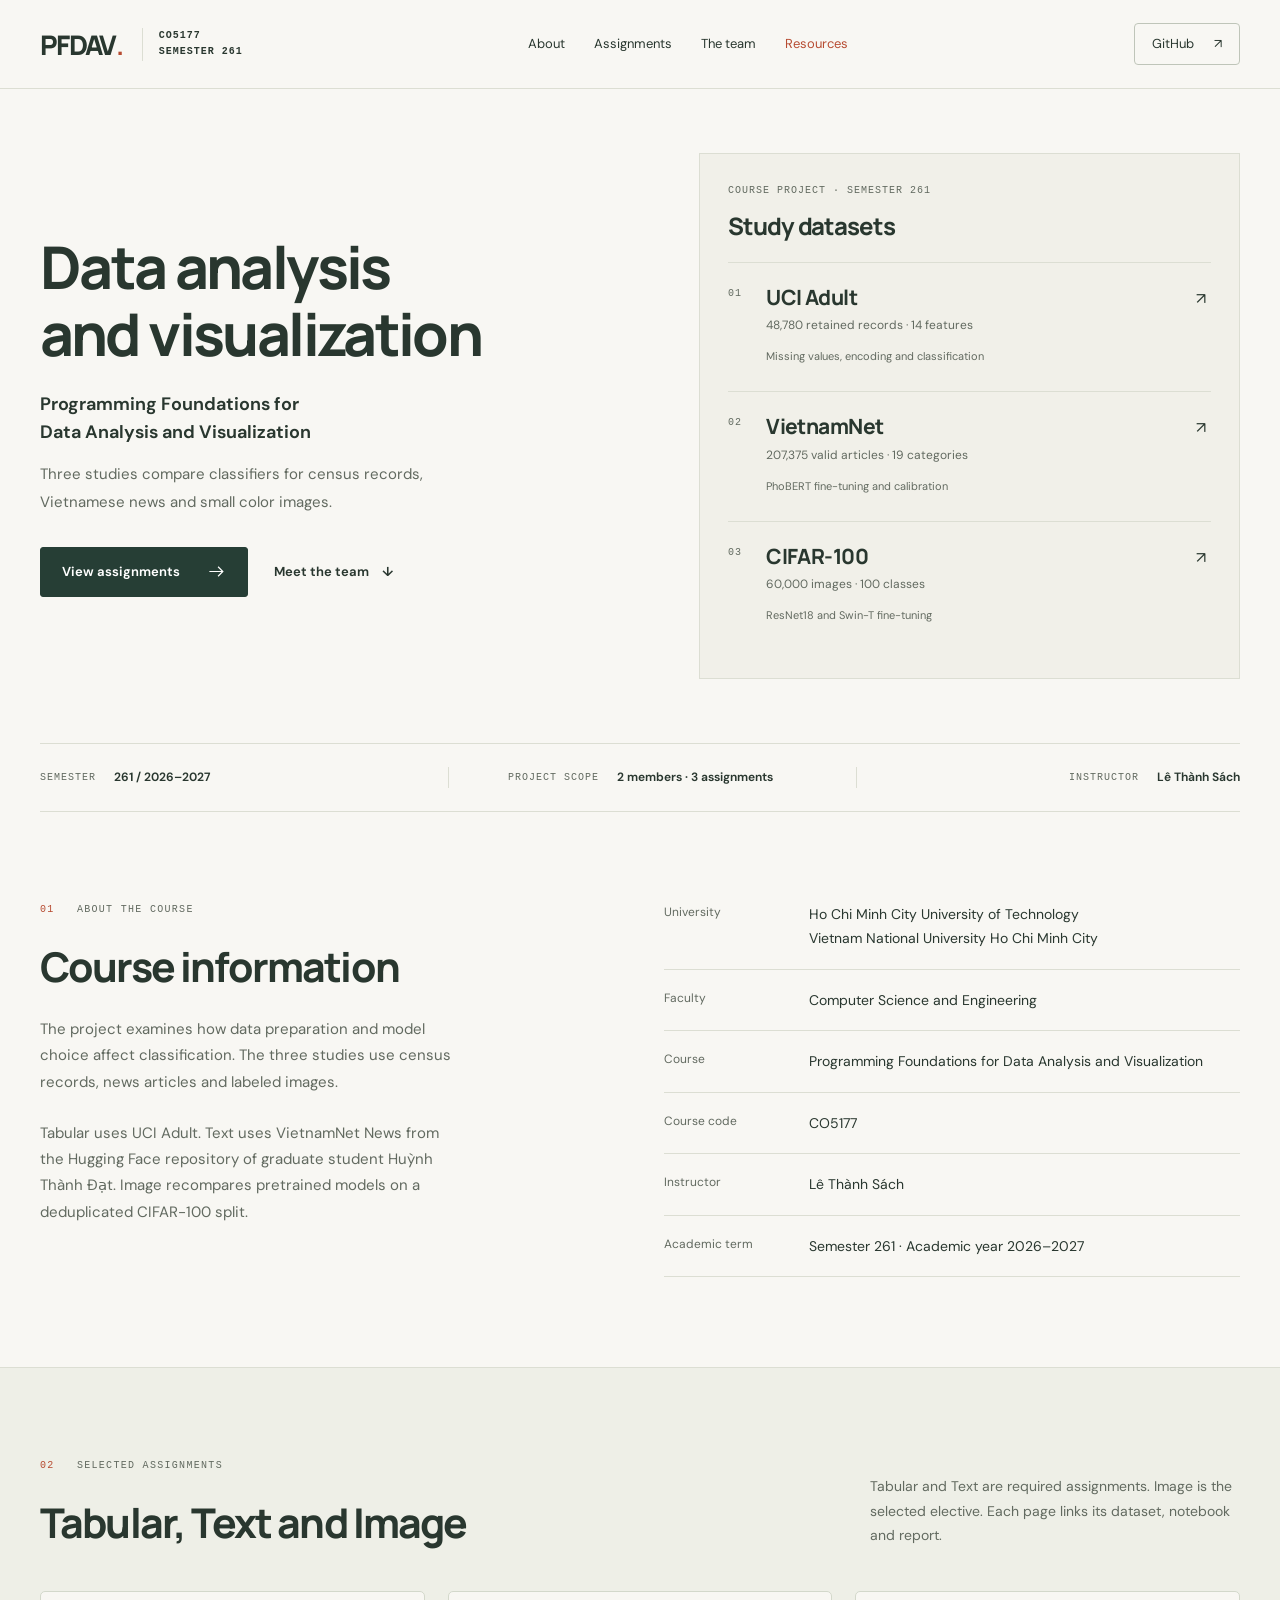
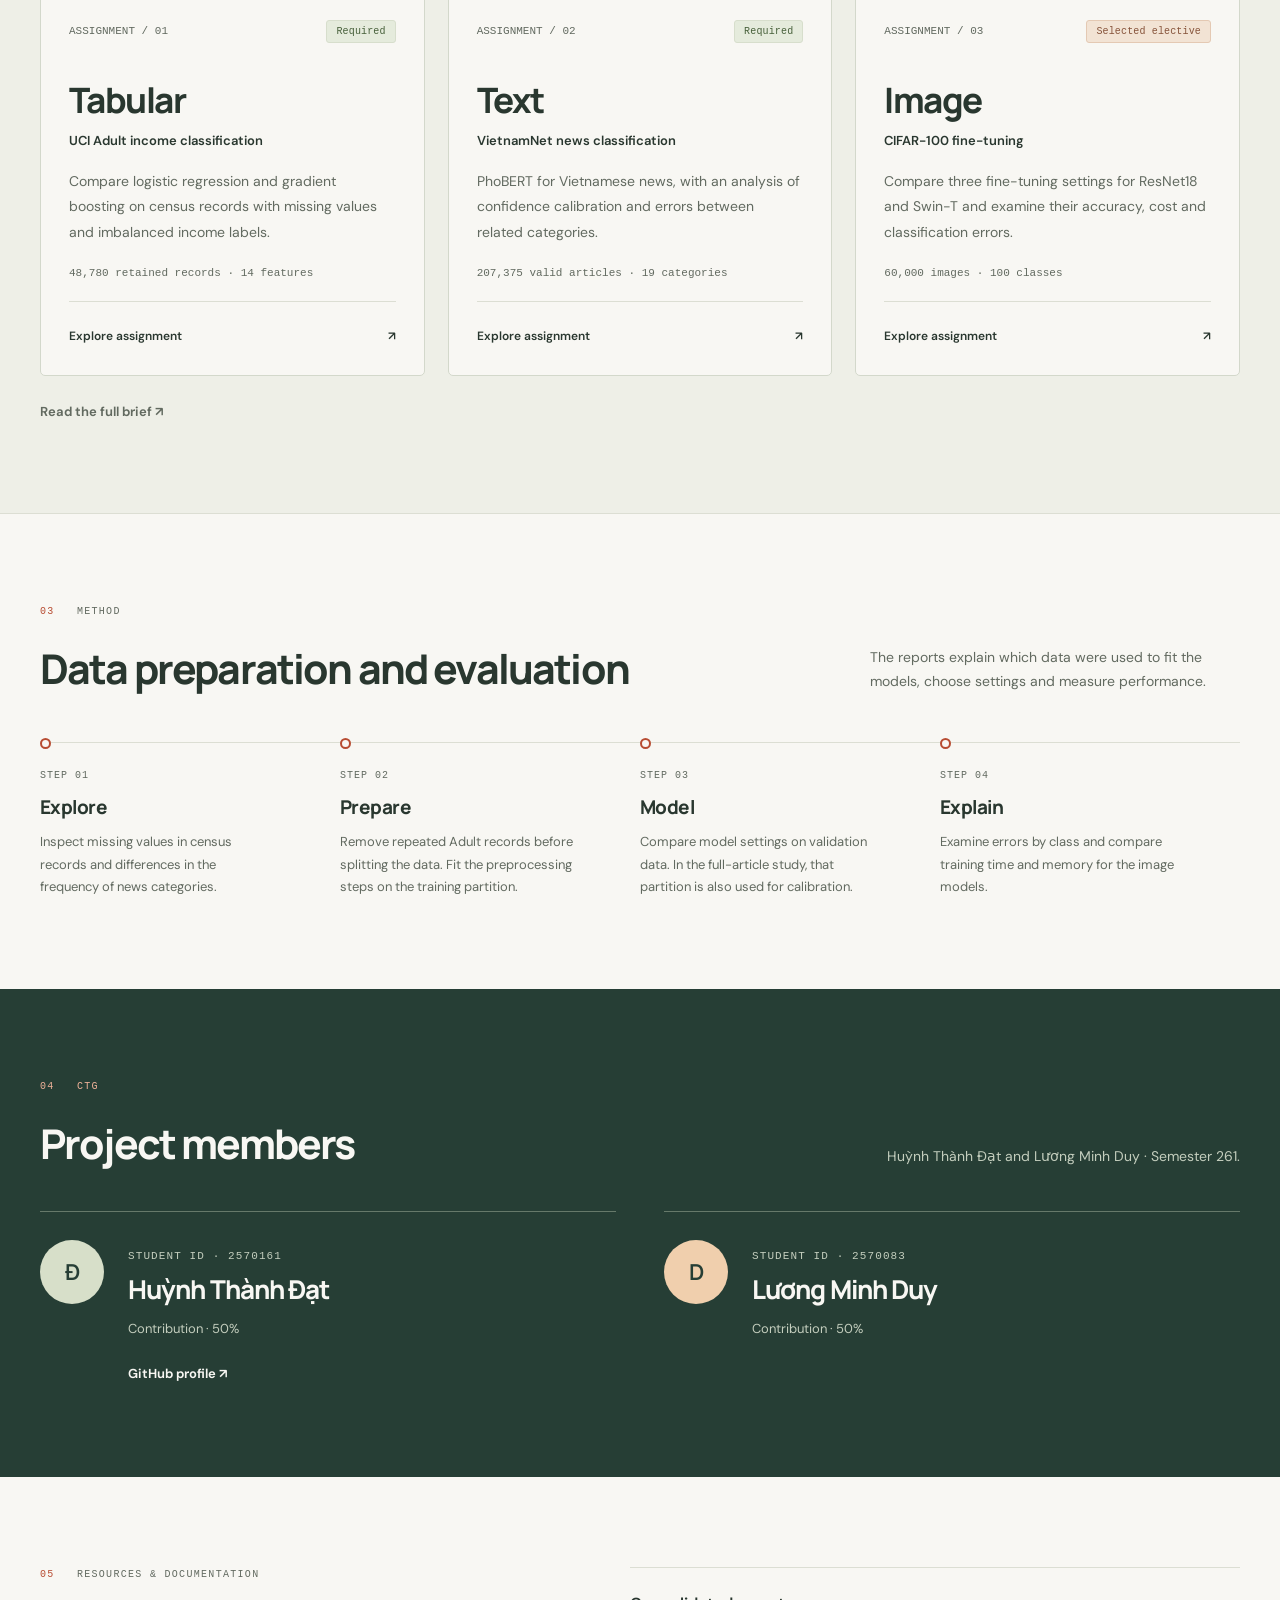
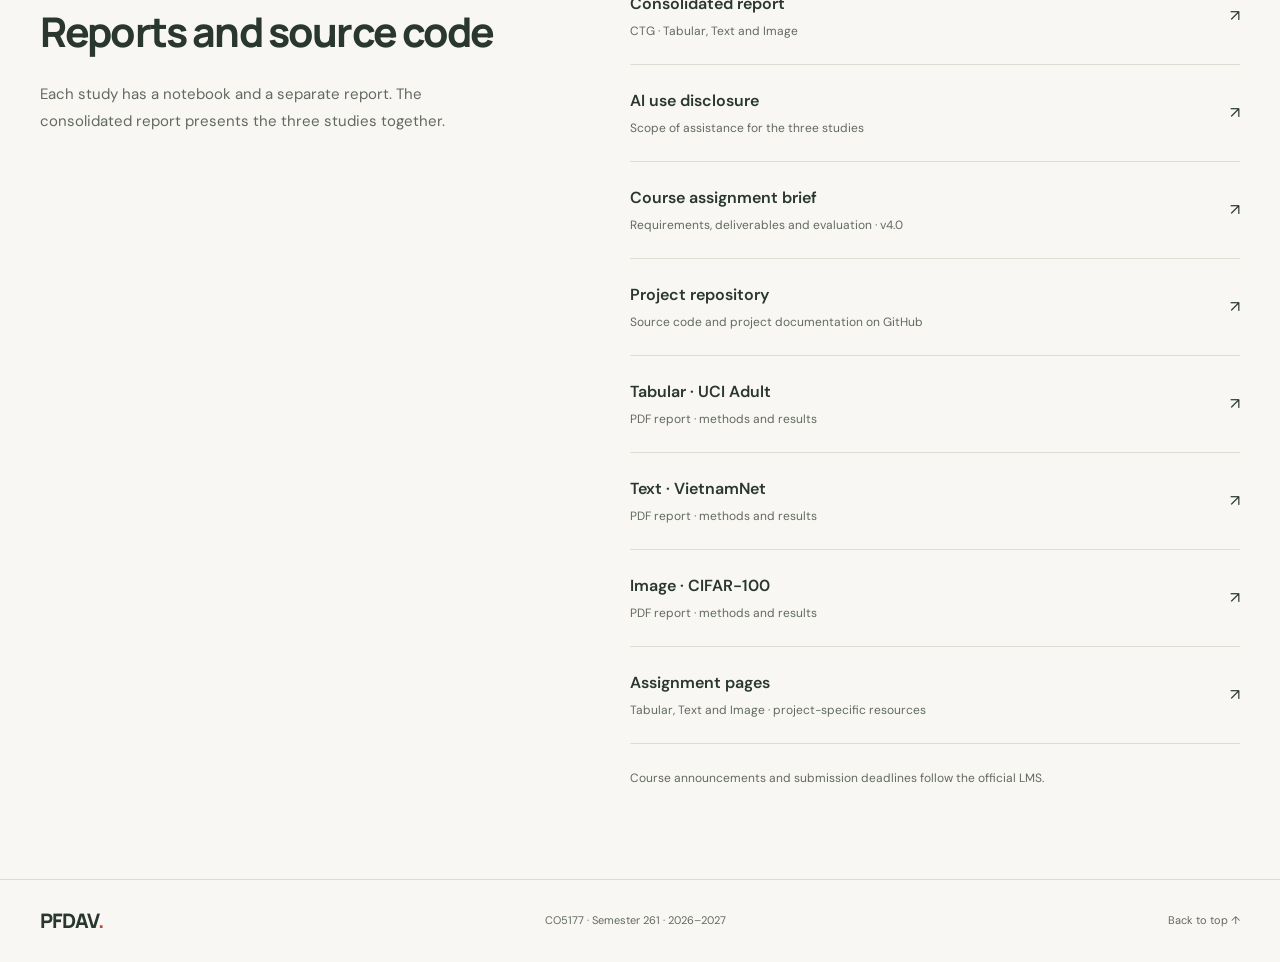
<file: index.html>
<!doctype html>
<html lang="en">
<head>
<meta charset="utf-8"><meta name="viewport" content="width=device-width, initial-scale=1">
<title>CO5177 · Data analysis and visualization</title>
<meta name="description" content="A two-member course project exploring tabular, text and image data. Programming Foundations for Data Analysis and Visualization · CO5177 · Semester 261.">
<meta name="theme-color" content="#263e35"><meta property="og:title" content="CO5177 course project"><meta property="og:description" content="Tabular classification on UCI Adult, Vietnamese news classification on VietnamNet and image classification on CIFAR-100."><meta property="og:type" content="website"><meta property="og:url" content="https://dathuynh1108.github.io/CO5177-PFDAV/">
<link rel="icon" href="assets/favicon.svg" type="image/svg+xml"><link rel="stylesheet" href="assets/styles.css">
<script src="assets/site-config.js" defer></script><script src="assets/app.js" defer></script>
</head>
<body>
<a class="skip-link" href="#main">Skip to content</a>
<header class="site-header"><div class="container header-inner">
<a class="brand" href="index.html" aria-label="PFDAV home"><span class="wordmark">PFDAV<b>.</b></span><span class="brand-meta">CO5177<br>SEMESTER 261</span></a>
<button class="menu-toggle" type="button" aria-expanded="false" aria-controls="site-nav" aria-label="Open navigation">Menu <span class="menu-icon" aria-hidden="true"></span></button>
<nav class="main-nav" id="site-nav" aria-label="Main navigation"><a href="#about">About</a><a href="#assignments">Assignments</a><a href="#team">The team</a><a href="#resources">Resources</a></nav>
<a class="header-link" href="https://github.com/dathuynh1108/CO5177-PFDAV" target="_blank" rel="noopener noreferrer">GitHub <span aria-hidden="true">↗</span></a>
</div></header>
<main id="main">
<div class="container">
<section class="hero" aria-labelledby="hero-heading">
<div><h1 id="hero-heading">Data analysis<br>and visualization</h1><p class="hero-course">Programming Foundations for<br>Data Analysis and Visualization</p><p class="hero-copy">Three studies compare classifiers for census records, Vietnamese news and small color images.</p><div class="hero-actions"><a class="button" href="#assignments">View assignments <svg class="arrow" viewBox="0 0 24 24" fill="none" stroke="currentColor" stroke-width="1.5" aria-hidden="true"><path d="M3 12h17m-6-6 6 6-6 6"/></svg></a><a class="text-link" href="#team">Meet the team <span aria-hidden="true">↓</span></a></div></div>
<aside class="study-overview" aria-label="Study datasets"><p class="mono">Course project · Semester 261</p><h2>Study datasets</h2><a class="study-row" href="assignments/tabular.html"><span class="mono">01</span><div><h3>UCI Adult</h3><p>48,780 retained records · 14 features</p><span>Missing values, encoding and classification</span></div><span aria-hidden="true">↗</span></a><a class="study-row" href="assignments/text.html"><span class="mono">02</span><div><h3>VietnamNet</h3><p>207,375 valid articles · 19 categories</p><span>PhoBERT fine-tuning and calibration</span></div><span aria-hidden="true">↗</span></a><a class="study-row" href="assignments/image.html"><span class="mono">03</span><div><h3>CIFAR-100</h3><p>60,000 images · 100 classes</p><span>ResNet18 and Swin-T fine-tuning</span></div><span aria-hidden="true">↗</span></a></aside>
</section>
<div class="meta-strip"><div><span class="mono">Semester</span><strong>261 / 2026–2027</strong></div><div><span class="mono">Project scope</span><strong>2 members · 3 assignments</strong></div><div><span class="mono">Instructor</span><strong>Lê Thành Sách</strong></div></div>
<section class="section intro-grid" id="about" aria-labelledby="about-heading"><div><span class="section-label"><span>01</span> About the course</span><h2 id="about-heading">Course information</h2><p class="section-description">The project examines how data preparation and model choice affect classification. The three studies use census records, news articles and labeled images.</p><p class="section-description">Tabular uses UCI Adult. Text uses VietnamNet News from the Hugging Face repository of graduate student Huỳnh Thành Đạt. Image recompares pretrained models on a deduplicated CIFAR-100 split.</p></div><dl class="course-table"><div><dt>University</dt><dd>Ho Chi Minh City University of Technology<br>Vietnam National University Ho Chi Minh City</dd></div><div><dt>Faculty</dt><dd>Computer Science and Engineering</dd></div><div><dt>Course</dt><dd>Programming Foundations for Data Analysis and Visualization</dd></div><div><dt>Course code</dt><dd>CO5177</dd></div><div><dt>Instructor</dt><dd>Lê Thành Sách</dd></div><div><dt>Academic term</dt><dd>Semester 261 · Academic year 2026–2027</dd></div></dl></section>
</div>
<section class="section assignments-section" id="assignments" aria-labelledby="assignments-heading"><div class="container"><div class="section-top"><div><span class="section-label"><span>02</span> Selected assignments</span><h2 id="assignments-heading">Tabular, Text and Image</h2></div><p>Tabular and Text are required assignments. Image is the selected elective. Each page links its dataset, notebook and report.</p></div>
<div class="assignment-grid">
<a class="assignment-card" href="assignments/tabular.html"><div class="assignment-top"><span class="assignment-number">ASSIGNMENT / 01</span><span class="tag">Required</span></div><h3>Tabular</h3><div class="assignment-subtitle">UCI Adult income classification</div><p class="assignment-desc">Compare logistic regression and gradient boosting on census records with missing values and imbalanced income labels.</p><div class="criteria">48,780 retained records · 14 features</div><div class="card-footer"><span>Explore assignment</span><span aria-hidden="true">↗</span></div></a>
<a class="assignment-card" href="assignments/text.html"><div class="assignment-top"><span class="assignment-number">ASSIGNMENT / 02</span><span class="tag">Required</span></div><h3>Text</h3><div class="assignment-subtitle">VietnamNet news classification</div><p class="assignment-desc">PhoBERT for Vietnamese news, with an analysis of confidence calibration and errors between related categories.</p><div class="criteria">207,375 valid articles · 19 categories</div><div class="card-footer"><span>Explore assignment</span><span aria-hidden="true">↗</span></div></a>
<a class="assignment-card" href="assignments/image.html"><div class="assignment-top"><span class="assignment-number">ASSIGNMENT / 03</span><span class="tag elective">Selected elective</span></div><h3>Image</h3><div class="assignment-subtitle">CIFAR-100 fine-tuning</div><p class="assignment-desc">Compare three fine-tuning settings for ResNet18 and Swin-T and examine their accuracy, cost and classification errors.</p><div class="criteria">60,000 images · 100 classes</div><div class="card-footer"><span>Explore assignment</span><span aria-hidden="true">↗</span></div></a>
</div><p class="footnote"><a class="text-link" href="requirements.html">Read the full brief ↗</a></p></div></section>
<section class="section container" aria-labelledby="process-heading"><div class="section-top"><div><span class="section-label"><span>03</span> Method</span><h2 id="process-heading">Data preparation and evaluation</h2></div><p>The reports explain which data were used to fit the models, choose settings and measure performance.</p></div><div class="workflow"><div class="workflow-item"><span class="mono">Step 01</span><h3>Explore</h3><p>Inspect missing values in census records and differences in the frequency of news categories.</p></div><div class="workflow-item"><span class="mono">Step 02</span><h3>Prepare</h3><p>Remove repeated Adult records before splitting the data. Fit the preprocessing steps on the training partition.</p></div><div class="workflow-item"><span class="mono">Step 03</span><h3>Model</h3><p>Compare model settings on validation data. In the full-article study, that partition is also used for calibration.</p></div><div class="workflow-item"><span class="mono">Step 04</span><h3>Explain</h3><p>Examine errors by class and compare training time and memory for the image models.</p></div></div></section>
<section class="section team-section" id="team" aria-labelledby="team-heading"><div class="container"><div class="section-top"><div><span class="section-label"><span>04</span> <span data-group-name>CTG</span></span><h2 id="team-heading">Project members</h2></div><p>Huỳnh Thành Đạt and Lương Minh Duy · Semester 261.</p></div><div class="team-grid"><article class="member" data-member="2570161"><div class="avatar" aria-hidden="true">Đ</div><div><span class="mono">Student ID · 2570161</span><h3>Huỳnh Thành Đạt</h3><p class="member-role" data-role>Contribution · 50%</p><div class="member-link" data-member-github><a class="text-link" href="https://github.com/dathuynh1108" target="_blank" rel="noopener noreferrer">GitHub profile ↗</a></div></div></article><article class="member" data-member="2570083"><div class="avatar" aria-hidden="true">D</div><div><span class="mono">Student ID · 2570083</span><h3>Lương Minh Duy</h3><p class="member-role" data-role>Contribution · 50%</p><div class="member-link" data-member-github></div></div></article></div></div></section>
<section class="section container resources" id="resources" aria-labelledby="resources-heading"><div><span class="section-label"><span>05</span> Resources & documentation</span><h2 id="resources-heading">Reports and source code</h2><p class="section-description">Each study has a notebook and a separate report. The consolidated report presents the three studies together.</p></div><div><div class="resource-list"><a class="resource-link" href="reports/overview/CTG-report.pdf"><div><span class="resource-title">Consolidated report</span><p>CTG · Tabular, Text and Image</p></div><span aria-hidden="true">↗</span></a><a class="resource-link" href="AI_USE_REPORT.md"><div><span class="resource-title">AI use disclosure</span><p>Scope of assistance for the three studies</p></div><span aria-hidden="true">↗</span></a><a class="resource-link" href="requirements.html"><div><span class="resource-title">Course assignment brief</span><p>Requirements, deliverables and evaluation · v4.0</p></div><span aria-hidden="true">↗</span></a><a class="resource-link" href="https://github.com/dathuynh1108/CO5177-PFDAV" target="_blank" rel="noopener noreferrer"><div><span class="resource-title">Project repository</span><p>Source code and project documentation on GitHub</p></div><span aria-hidden="true">↗</span></a><a class="resource-link" href="reports/tabular/tabular.pdf"><div><span class="resource-title">Tabular · UCI Adult</span><p>PDF report · methods and results</p></div><span aria-hidden="true">↗</span></a><a class="resource-link" href="reports/text/text.pdf"><div><span class="resource-title">Text · VietnamNet</span><p>PDF report · methods and results</p></div><span aria-hidden="true">↗</span></a><a class="resource-link" href="reports/image/image.pdf"><div><span class="resource-title">Image · CIFAR-100</span><p>PDF report · methods and results</p></div><span aria-hidden="true">↗</span></a><a class="resource-link" href="#assignments"><div><span class="resource-title">Assignment pages</span><p>Tabular, Text and Image · project-specific resources</p></div><span aria-hidden="true">↗</span></a></div><p class="closing-note">Course announcements and submission deadlines follow the official LMS.</p></div></section>
</main><footer class="site-footer"><div class="container footer-inner"><a class="footer-brand" href="index.html">PFDAV<span>.</span></a><p>CO5177 · Semester 261 · 2026–2027</p><a href="#main">Back to top ↑</a></div></footer>
</body></html>
</file>
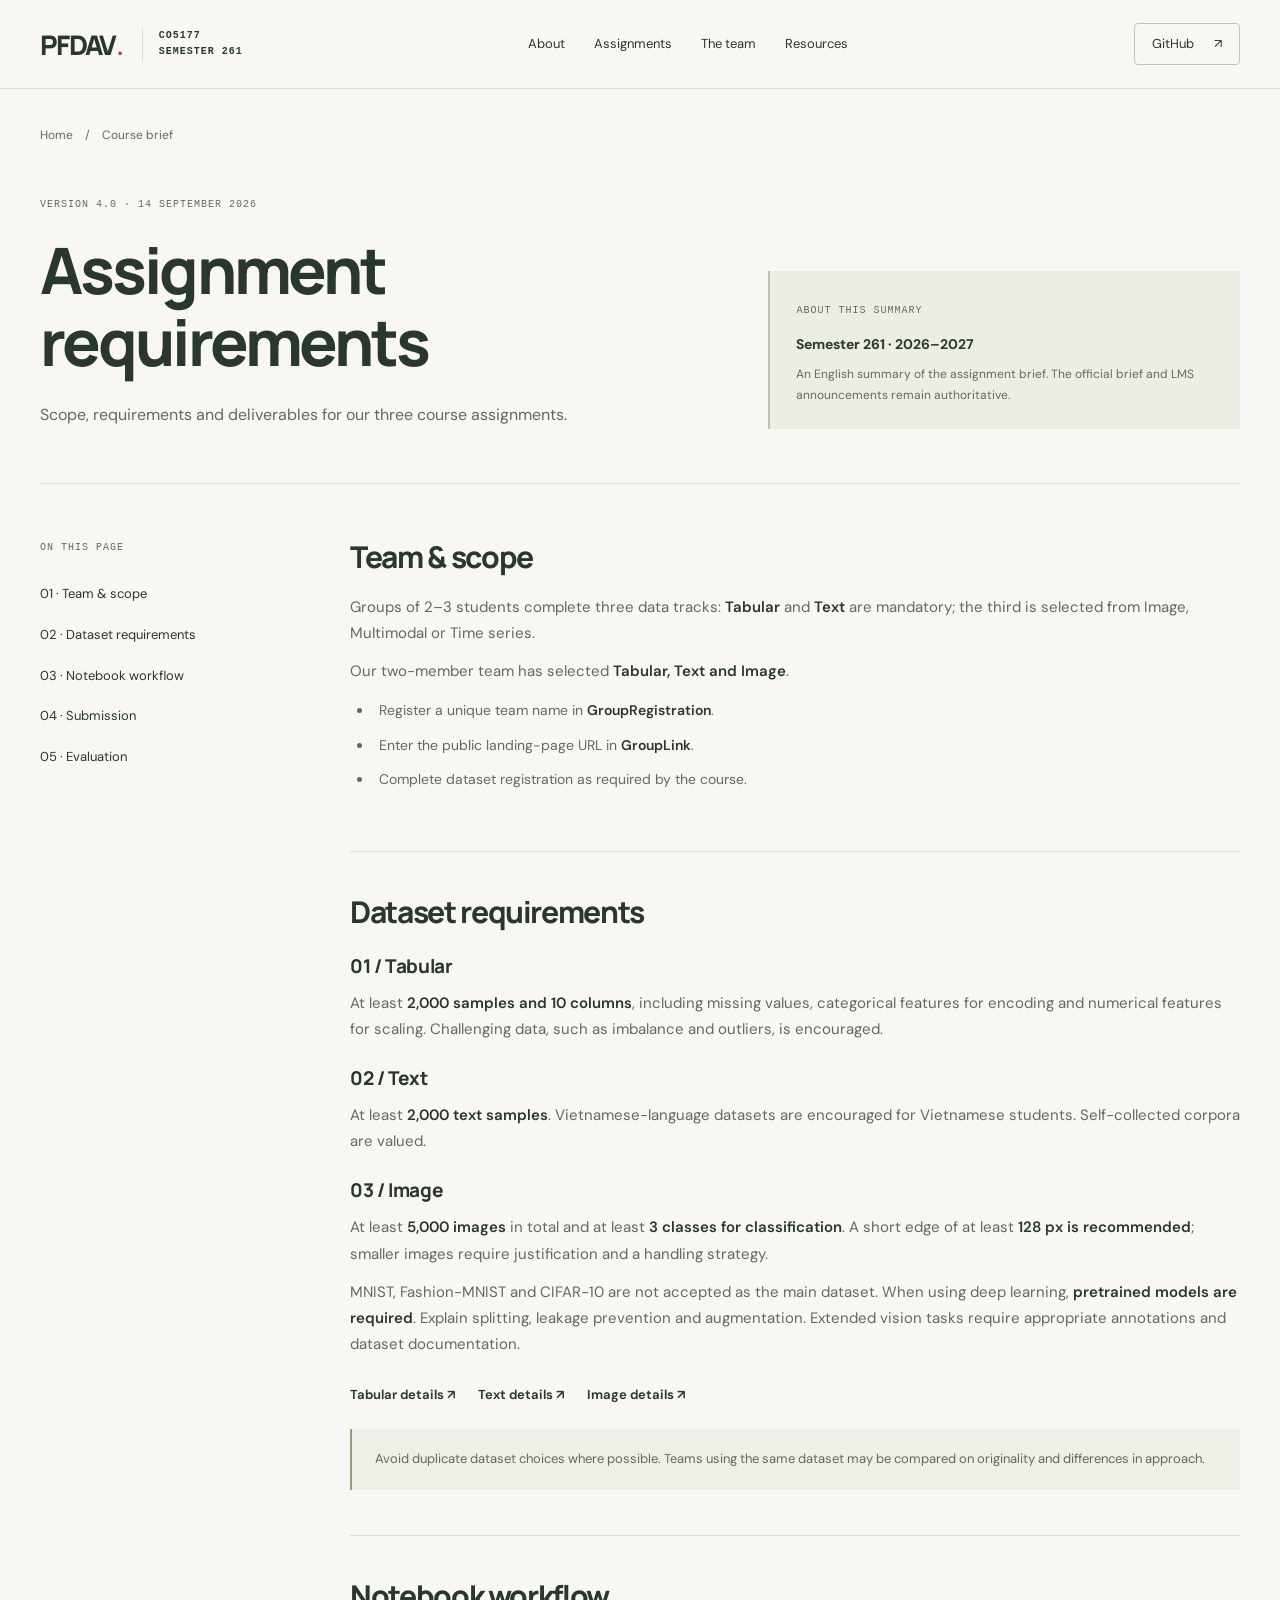
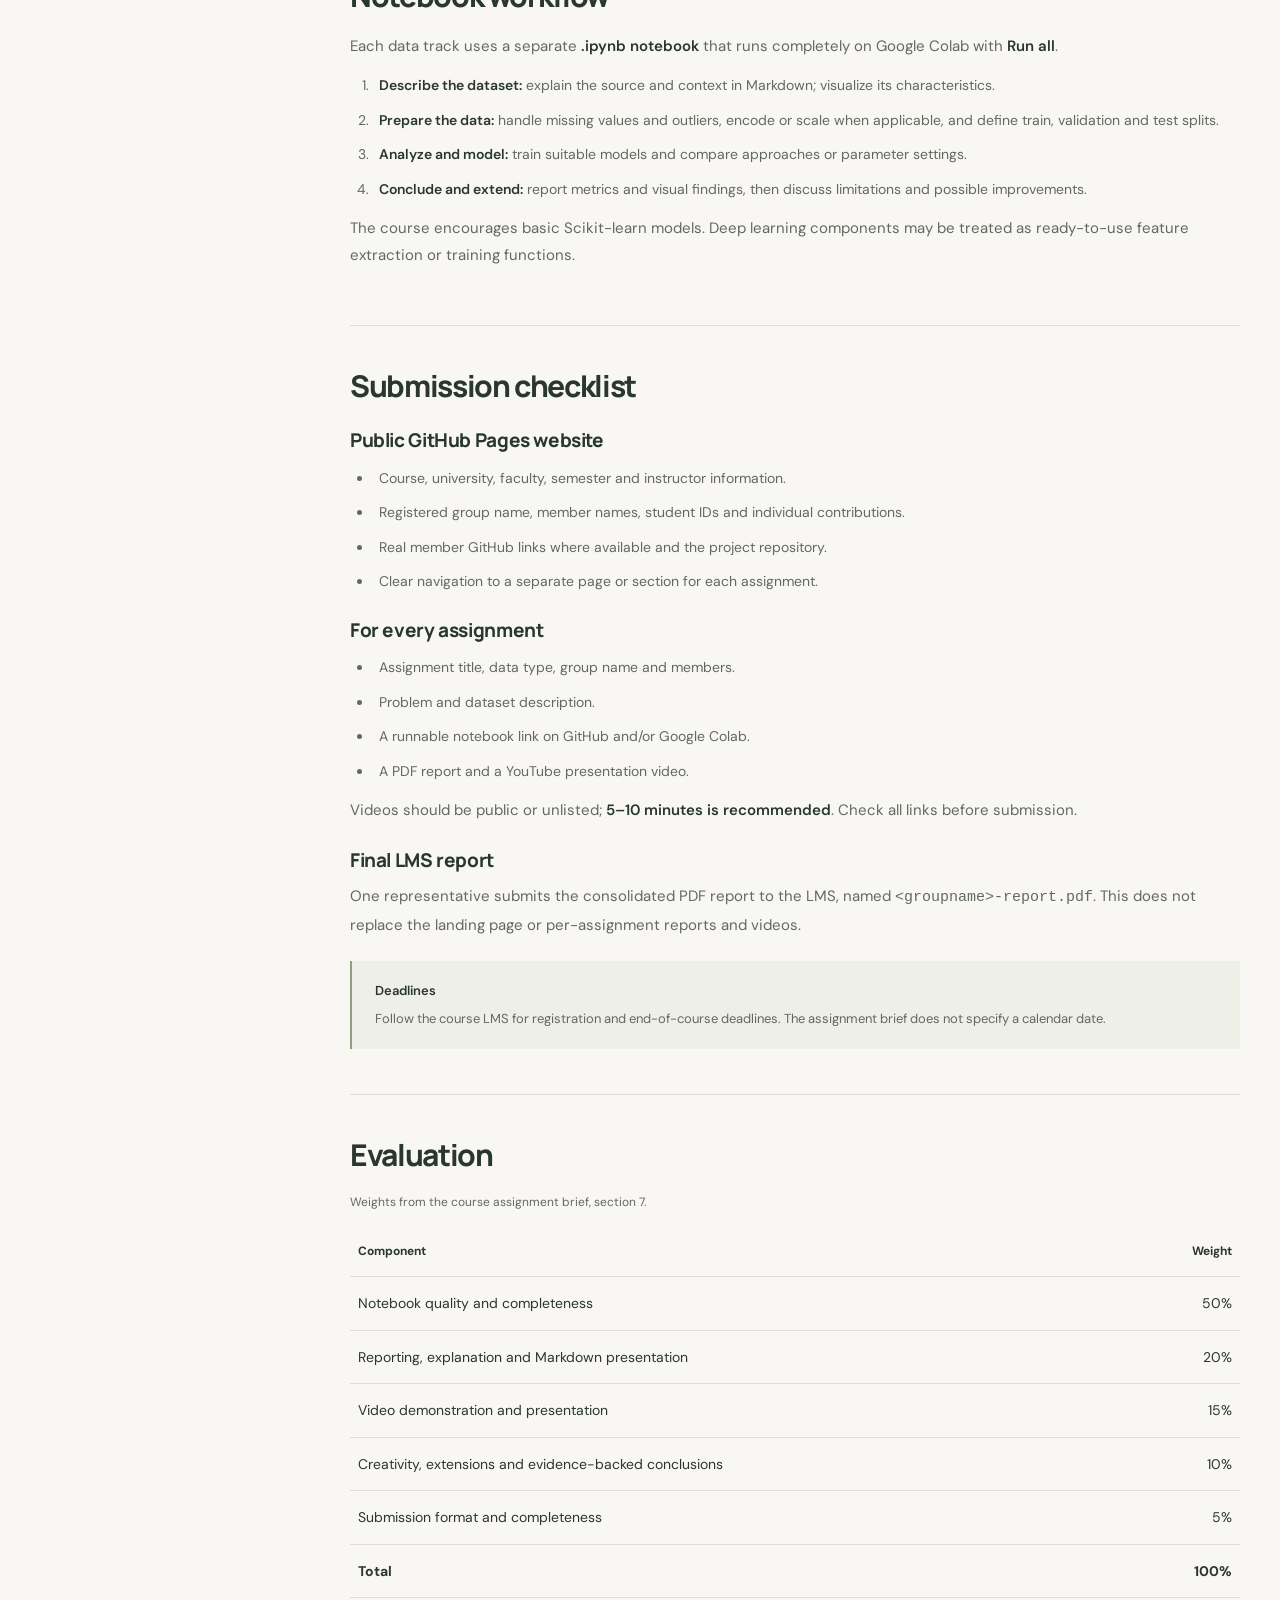
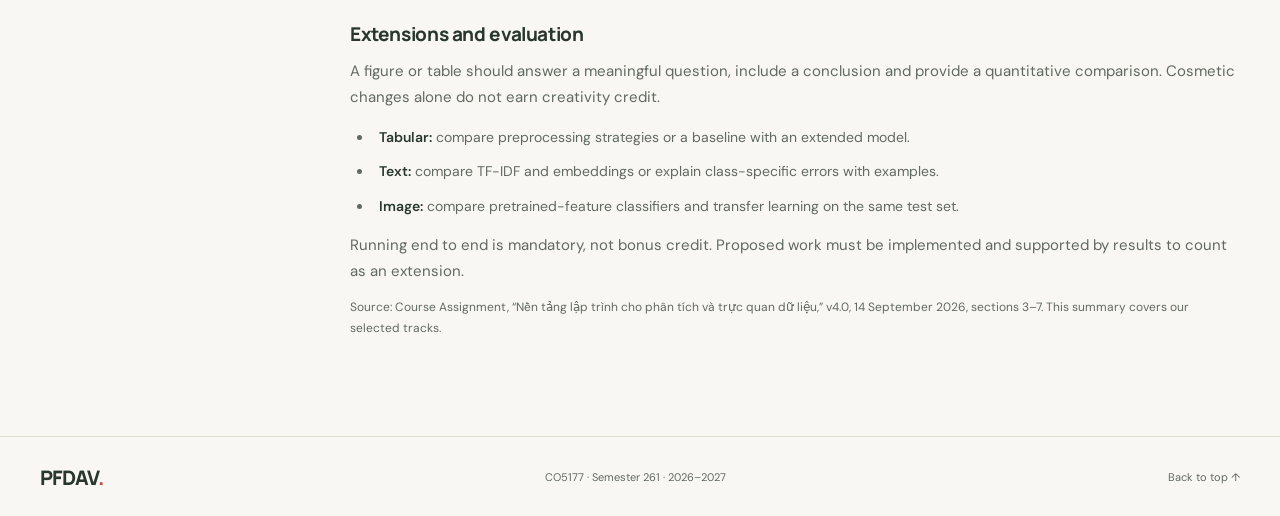
<file: requirements.html>
<!doctype html>
<html lang="en"><head><meta charset="utf-8"><meta name="viewport" content="width=device-width, initial-scale=1"><title>Course assignment brief | PFDAV · CO5177</title><meta name="description" content="An English summary of the CO5177 course assignment requirements, deliverables and evaluation rubric, based on brief v4.0."><meta name="theme-color" content="#263e35"><link rel="icon" href="assets/favicon.svg" type="image/svg+xml"><link rel="stylesheet" href="assets/styles.css"><script src="assets/site-config.js" defer></script><script src="assets/app.js" defer></script></head>
<body><a class="skip-link" href="#main">Skip to content</a><header class="site-header"><div class="container header-inner"><a class="brand" href="index.html" aria-label="PFDAV home"><span class="wordmark">PFDAV<b>.</b></span><span class="brand-meta">CO5177<br>SEMESTER 261</span></a><button class="menu-toggle" type="button" aria-expanded="false" aria-controls="site-nav" aria-label="Open navigation">Menu <span class="menu-icon" aria-hidden="true"></span></button><nav class="main-nav" id="site-nav" aria-label="Main navigation"><a href="index.html#about">About</a><a href="index.html#assignments">Assignments</a><a href="index.html#team">The team</a><a href="index.html#resources">Resources</a></nav><a class="header-link" href="https://github.com/dathuynh1108/CO5177-PFDAV" target="_blank" rel="noopener noreferrer">GitHub <span aria-hidden="true">↗</span></a></div></header>
<main id="main" class="container"><nav class="breadcrumb" aria-label="Breadcrumb"><a href="index.html">Home</a><span aria-hidden="true">/</span><span aria-current="page">Course brief</span></nav><section class="detail-hero"><div><span class="mono">Version 4.0 · 14 September 2026</span><h1>Assignment requirements</h1><p>Scope, requirements and deliverables for our three course assignments.</p></div><div class="detail-meta"><span class="mono">About this summary</span><strong>Semester 261 · 2026–2027</strong><p>An English summary of the assignment brief. The official brief and LMS announcements remain authoritative.</p></div></section>
<div class="detail-layout"><aside class="detail-aside" aria-label="On this page"><span class="mono">On this page</span><a href="#scope">01 · Team & scope</a><a href="#datasets">02 · Dataset requirements</a><a href="#workflow">03 · Notebook workflow</a><a href="#submission">04 · Submission</a><a href="#evaluation">05 · Evaluation</a></aside><div class="detail-content">
<section class="detail-section" id="scope"><h2>Team & scope</h2><p>Groups of 2–3 students complete three data tracks: <strong>Tabular</strong> and <strong>Text</strong> are mandatory; the third is selected from Image, Multimodal or Time series.</p><p>Our two-member team has selected <strong>Tabular, Text and Image</strong>.</p><ul><li>Register a unique team name in <strong>GroupRegistration</strong>.</li><li>Enter the public landing-page URL in <strong>GroupLink</strong>.</li><li>Complete dataset registration as required by the course.</li></ul></section>
<section class="detail-section" id="datasets"><h2>Dataset requirements</h2><h3>01 / Tabular</h3><p>At least <strong>2,000 samples and 10 columns</strong>, including missing values, categorical features for encoding and numerical features for scaling. Challenging data, such as imbalance and outliers, is encouraged.</p><h3>02 / Text</h3><p>At least <strong>2,000 text samples</strong>. Vietnamese-language datasets are encouraged for Vietnamese students. Self-collected corpora are valued.</p><h3>03 / Image</h3><p>At least <strong>5,000 images</strong> in total and at least <strong>3 classes for classification</strong>. A short edge of at least <strong>128 px is recommended</strong>; smaller images require justification and a handling strategy.</p><p>MNIST, Fashion-MNIST and CIFAR-10 are not accepted as the main dataset. When using deep learning, <strong>pretrained models are required</strong>. Explain splitting, leakage prevention and augmentation. Extended vision tasks require appropriate annotations and dataset documentation.</p><div class="small-links"><a class="text-link" href="assignments/tabular.html">Tabular details ↗</a><a class="text-link" href="assignments/text.html">Text details ↗</a><a class="text-link" href="assignments/image.html">Image details ↗</a></div><div class="notice">Avoid duplicate dataset choices where possible. Teams using the same dataset may be compared on originality and differences in approach.</div></section>
<section class="detail-section" id="workflow"><h2>Notebook workflow</h2><p>Each data track uses a separate <strong>.ipynb notebook</strong> that runs completely on Google Colab with <strong>Run all</strong>.</p><ol><li><strong>Describe the dataset:</strong> explain the source and context in Markdown; visualize its characteristics.</li><li><strong>Prepare the data:</strong> handle missing values and outliers, encode or scale when applicable, and define train, validation and test splits.</li><li><strong>Analyze and model:</strong> train suitable models and compare approaches or parameter settings.</li><li><strong>Conclude and extend:</strong> report metrics and visual findings, then discuss limitations and possible improvements.</li></ol><p>The course encourages basic Scikit-learn models. Deep learning components may be treated as ready-to-use feature extraction or training functions.</p></section>
<section class="detail-section" id="submission"><h2>Submission checklist</h2><h3>Public GitHub Pages website</h3><ul><li>Course, university, faculty, semester and instructor information.</li><li>Registered group name, member names, student IDs and individual contributions.</li><li>Real member GitHub links where available and the project repository.</li><li>Clear navigation to a separate page or section for each assignment.</li></ul><h3>For every assignment</h3><ul><li>Assignment title, data type, group name and members.</li><li>Problem and dataset description.</li><li>A runnable notebook link on GitHub and/or Google Colab.</li><li>A PDF report and a YouTube presentation video.</li></ul><p>Videos should be public or unlisted; <strong>5–10 minutes is recommended</strong>. Check all links before submission.</p><h3>Final LMS report</h3><p>One representative submits the consolidated PDF report to the LMS, named <code>&lt;groupname&gt;-report.pdf</code>. This does not replace the landing page or per-assignment reports and videos.</p><div class="notice"><strong>Deadlines</strong>Follow the course LMS for registration and end-of-course deadlines. The assignment brief does not specify a calendar date.</div></section>
<section class="detail-section" id="evaluation"><h2>Evaluation</h2><table class="rubric"><caption>Weights from the course assignment brief, section 7.</caption><thead><tr><th scope="col">Component</th><th scope="col">Weight</th></tr></thead><tbody><tr><td>Notebook quality and completeness</td><td>50%</td></tr><tr><td>Reporting, explanation and Markdown presentation</td><td>20%</td></tr><tr><td>Video demonstration and presentation</td><td>15%</td></tr><tr><td>Creativity, extensions and evidence-backed conclusions</td><td>10%</td></tr><tr><td>Submission format and completeness</td><td>5%</td></tr></tbody><tfoot><tr><td>Total</td><td>100%</td></tr></tfoot></table><h3>Extensions and evaluation</h3><p>A figure or table should answer a meaningful question, include a conclusion and provide a quantitative comparison. Cosmetic changes alone do not earn creativity credit.</p><ul><li><strong>Tabular:</strong> compare preprocessing strategies or a baseline with an extended model.</li><li><strong>Text:</strong> compare TF-IDF and embeddings or explain class-specific errors with examples.</li><li><strong>Image:</strong> compare pretrained-feature classifiers and transfer learning on the same test set.</li></ul><p>Running end to end is mandatory, not bonus credit. Proposed work must be implemented and supported by results to count as an extension.</p><p class="source-note">Source: Course Assignment, “Nền tảng lập trình cho phân tích và trực quan dữ liệu,” v4.0, 14 September 2026, sections 3–7. This summary covers our selected tracks.</p></section>
</div></div></main><footer class="site-footer"><div class="container footer-inner"><a class="footer-brand" href="index.html">PFDAV<span>.</span></a><p>CO5177 · Semester 261 · 2026–2027</p><a href="#main">Back to top ↑</a></div></footer></body></html>
</file>
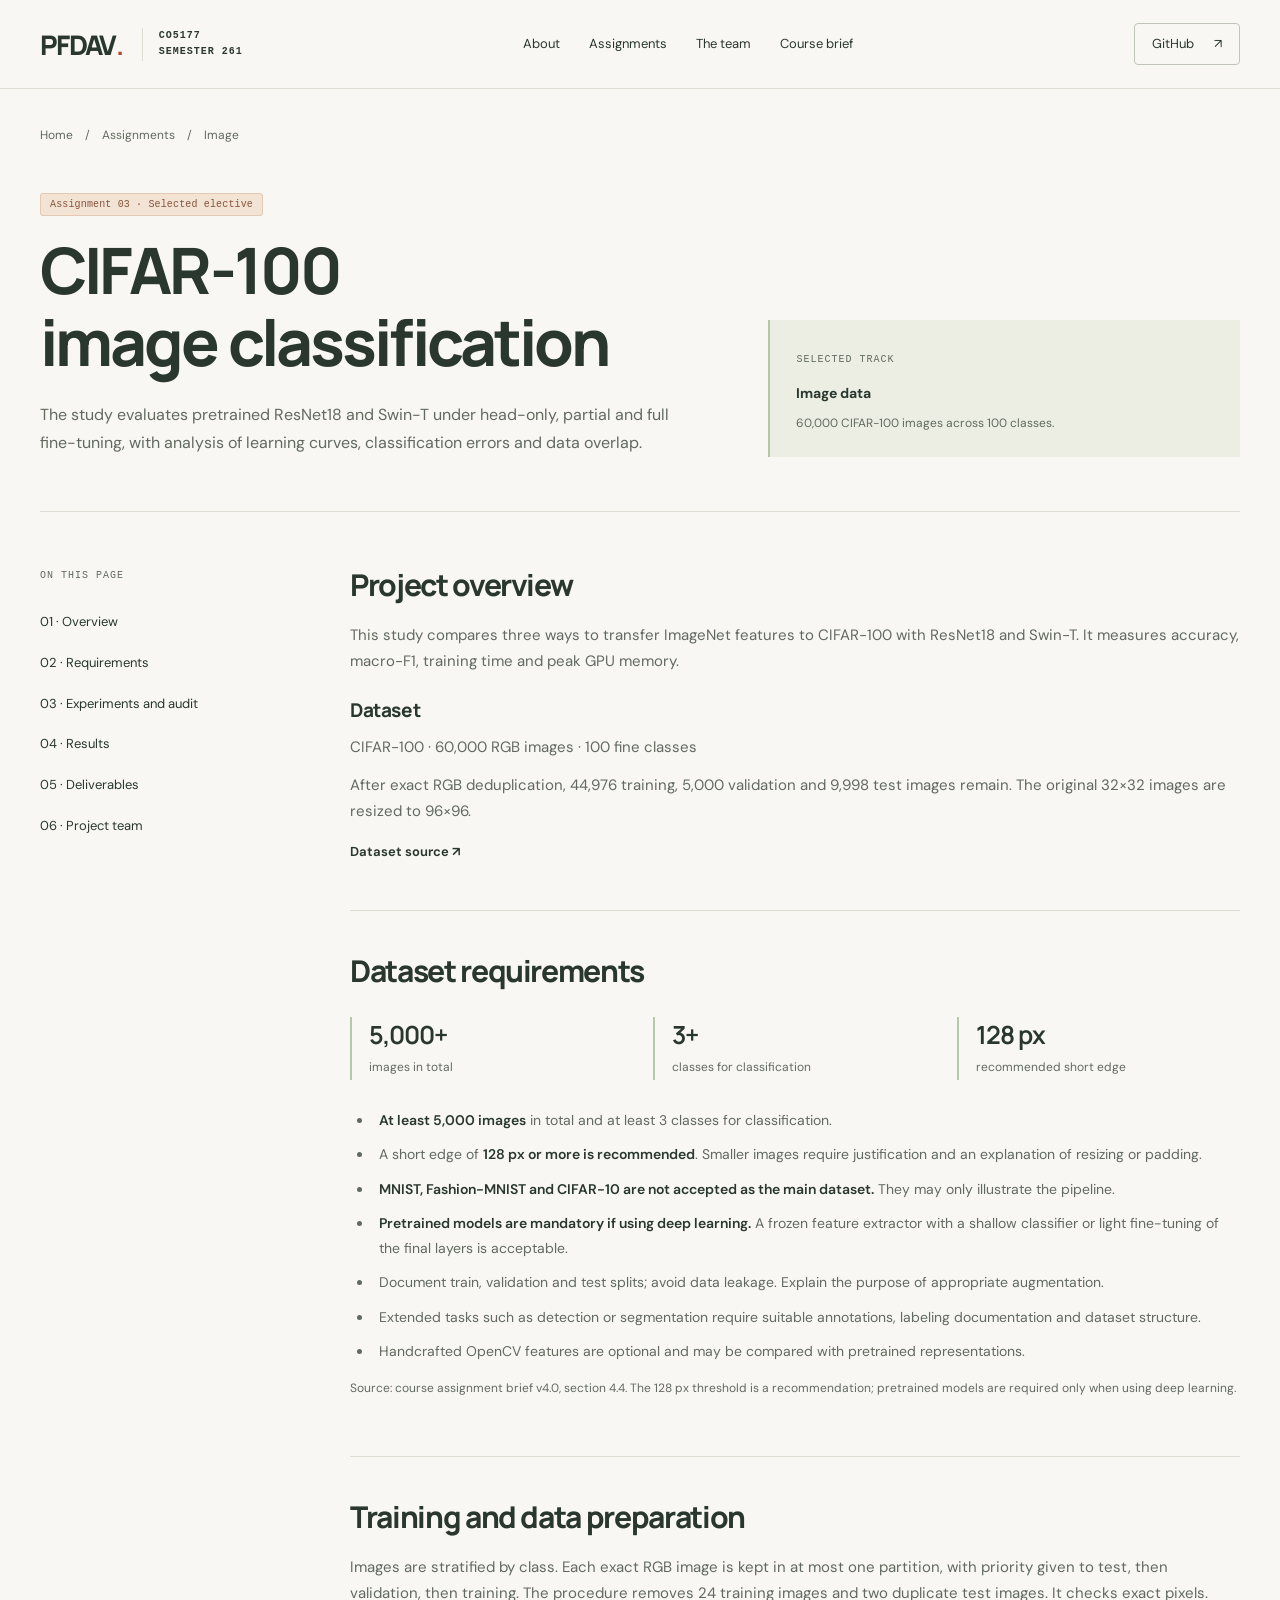
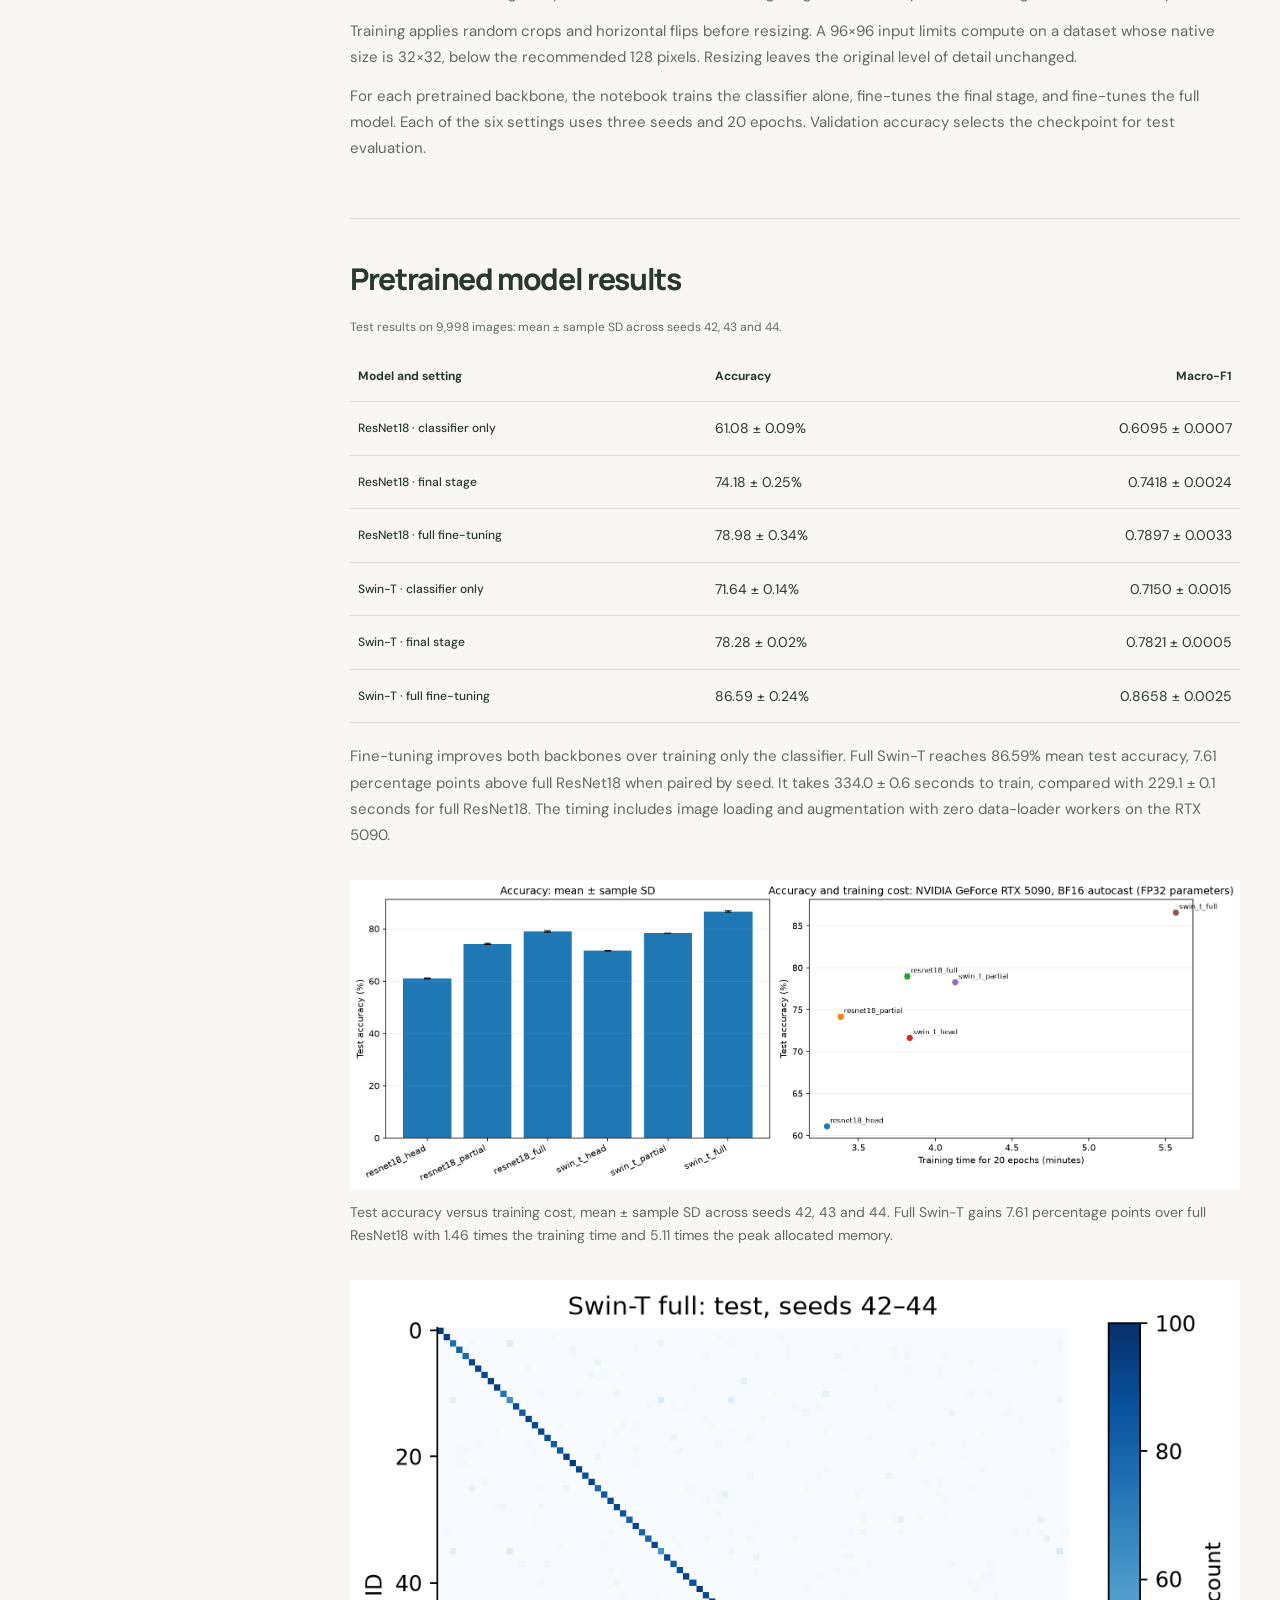
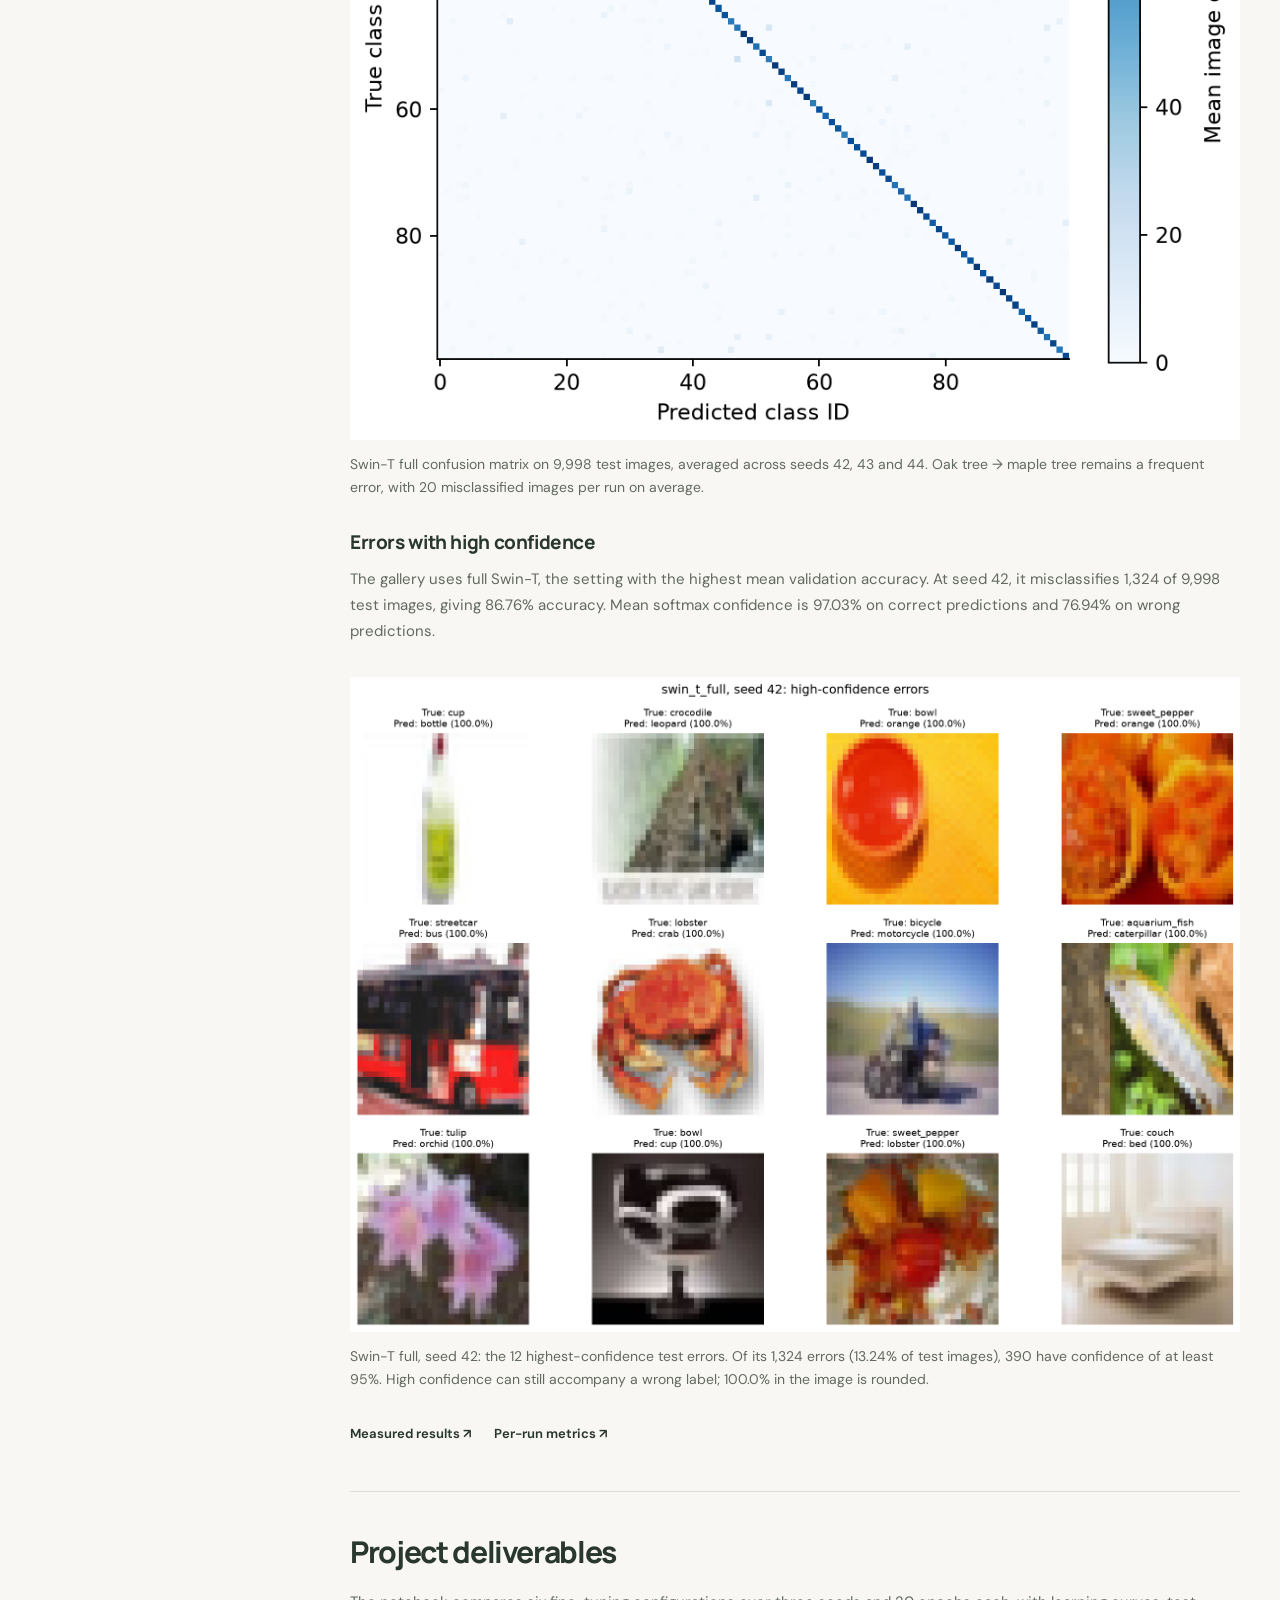
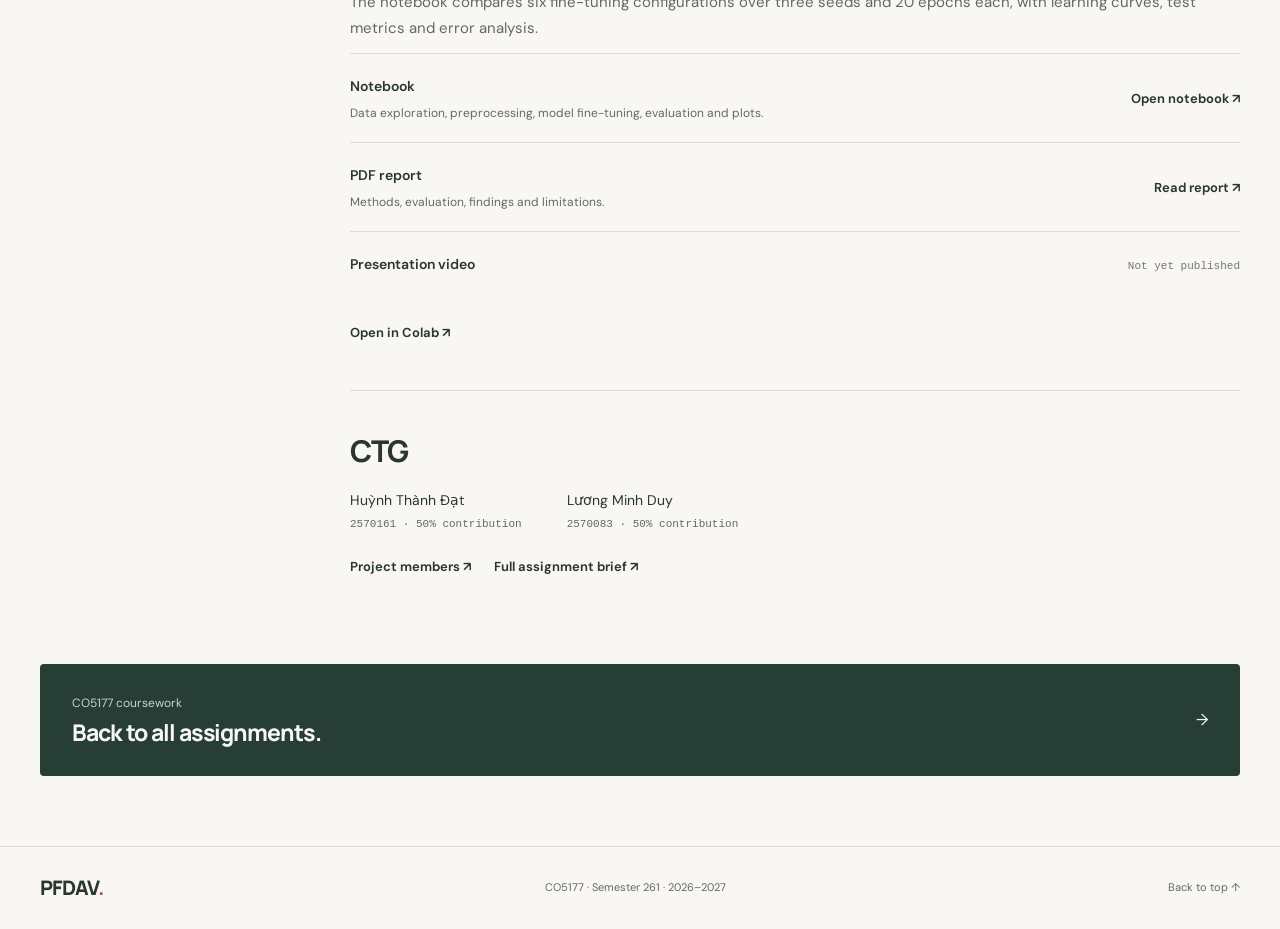
<file: assignments/image.html>
<!doctype html>
<html lang="en"><head><meta charset="utf-8"><meta name="viewport" content="width=device-width, initial-scale=1"><title>Image · Assignment 03 | PFDAV</title><meta name="description" content="Requirements and project overview for the Image elective in CO5177: at least 5,000 images, visual exploration, pretrained features and evaluation."><meta name="theme-color" content="#263e35"><link rel="icon" href="../assets/favicon.svg" type="image/svg+xml"><link rel="stylesheet" href="../assets/styles.css"><script src="../assets/site-config.js" defer></script><script src="../assets/app.js" defer></script></head>
<body data-assignment="image"><a class="skip-link" href="#main">Skip to content</a><header class="site-header"><div class="container header-inner"><a class="brand" href="../index.html" aria-label="PFDAV home"><span class="wordmark">PFDAV<b>.</b></span><span class="brand-meta">CO5177<br>SEMESTER 261</span></a><button class="menu-toggle" type="button" aria-expanded="false" aria-controls="site-nav" aria-label="Open navigation">Menu <span class="menu-icon" aria-hidden="true"></span></button><nav class="main-nav" id="site-nav" aria-label="Main navigation"><a href="../index.html#about">About</a><a href="../index.html#assignments">Assignments</a><a href="../index.html#team">The team</a><a href="../requirements.html">Course brief</a></nav><a class="header-link" href="https://github.com/dathuynh1108/CO5177-PFDAV" target="_blank" rel="noopener noreferrer">GitHub <span aria-hidden="true">↗</span></a></div></header>
<main id="main" class="container"><nav class="breadcrumb" aria-label="Breadcrumb"><a href="../index.html">Home</a><span aria-hidden="true">/</span><a href="../index.html#assignments">Assignments</a><span aria-hidden="true">/</span><span aria-current="page">Image</span></nav><section class="detail-hero"><div><span class="tag elective">Assignment 03 · Selected elective</span><h1>CIFAR-100<br>image classification</h1><p>The study evaluates pretrained ResNet18 and Swin-T under head-only, partial and full fine-tuning, with analysis of learning curves, classification errors and data overlap.</p></div><div class="detail-meta"><span class="mono">Selected track</span><strong>Image data</strong><p>60,000 CIFAR-100 images across 100 classes.</p></div></section>
<div class="detail-layout"><aside class="detail-aside" aria-label="On this page"><span class="mono">On this page</span><a href="#overview">01 · Overview</a><a href="#requirements">02 · Requirements</a><a href="#approach">03 · Experiments and audit</a><a href="#results">04 · Results</a><a href="#deliverables">05 · Deliverables</a><a href="#team">06 · Project team</a></aside><div class="detail-content">
<section class="detail-section" id="overview"><h2>Project overview</h2>
<p>This study compares three ways to transfer ImageNet features to CIFAR-100 with ResNet18 and Swin-T. It measures accuracy, macro-F1, training time and peak GPU memory.</p>
<h3>Dataset</h3>
<p data-field="dataset">CIFAR-100 · 60,000 RGB images · 100 fine classes</p>
<p data-field="description">After exact RGB deduplication, 44,976 training, 5,000 validation and 9,998 test images remain. The original 32×32 images are resized to 96×96.</p>
<div data-resource="datasetUrl" data-label="Dataset source ↗"><a class="text-link" href="https://www.cs.toronto.edu/~kriz/cifar.html">Dataset source ↗</a></div></section>
<section class="detail-section" id="requirements"><h2>Dataset requirements</h2><div class="specs"><div class="spec"><strong>5,000+</strong><span>images in total</span></div><div class="spec"><strong>3+</strong><span>classes for classification</span></div><div class="spec"><strong>128 px</strong><span>recommended short edge</span></div></div><ul><li><strong>At least 5,000 images</strong> in total and at least 3 classes for classification.</li><li>A short edge of <strong>128 px or more is recommended</strong>. Smaller images require justification and an explanation of resizing or padding.</li><li><strong>MNIST, Fashion-MNIST and CIFAR-10 are not accepted as the main dataset.</strong> They may only illustrate the pipeline.</li><li><strong>Pretrained models are mandatory if using deep learning.</strong> A frozen feature extractor with a shallow classifier or light fine-tuning of the final layers is acceptable.</li><li>Document train, validation and test splits; avoid data leakage. Explain the purpose of appropriate augmentation.</li><li>Extended tasks such as detection or segmentation require suitable annotations, labeling documentation and dataset structure.</li><li>Handcrafted OpenCV features are optional and may be compared with pretrained representations.</li></ul><p class="source-note">Source: course assignment brief v4.0, section 4.4. The 128 px threshold is a recommendation; pretrained models are required only when using deep learning.</p></section>
<section class="detail-section" id="approach"><h2>Training and data preparation</h2>
<p>Images are stratified by class. Each exact RGB image is kept in at most one partition, with priority given to test, then validation, then training. The procedure removes 24 training images and two duplicate test images. It checks exact pixels.</p>
<p>Training applies random crops and horizontal flips before resizing. A 96×96 input limits compute on a dataset whose native size is 32×32, below the recommended 128 pixels. Resizing leaves the original level of detail unchanged.</p>
<p>For each pretrained backbone, the notebook trains the classifier alone, fine-tunes the final stage, and fine-tunes the full model. Each of the six settings uses three seeds and 20 epochs. Validation accuracy selects the checkpoint for test evaluation.</p></section>
<section class="detail-section" id="results"><h2>Pretrained model results</h2>
<div class="results-scroll"><table class="rubric image-results"><caption>Test results on 9,998 images: mean ± sample SD across seeds 42, 43 and 44.</caption><thead><tr><th scope="col">Model and setting</th><th scope="col">Accuracy</th><th scope="col">Macro-F1</th></tr></thead><tbody><tr><th scope="row">ResNet18 · classifier only</th><td>61.08 ± 0.09%</td><td>0.6095 ± 0.0007</td></tr><tr><th scope="row">ResNet18 · final stage</th><td>74.18 ± 0.25%</td><td>0.7418 ± 0.0024</td></tr><tr><th scope="row">ResNet18 · full fine-tuning</th><td>78.98 ± 0.34%</td><td>0.7897 ± 0.0033</td></tr><tr><th scope="row">Swin-T · classifier only</th><td>71.64 ± 0.14%</td><td>0.7150 ± 0.0015</td></tr><tr><th scope="row">Swin-T · final stage</th><td>78.28 ± 0.02%</td><td>0.7821 ± 0.0005</td></tr><tr><th scope="row">Swin-T · full fine-tuning</th><td>86.59 ± 0.24%</td><td>0.8658 ± 0.0025</td></tr></tbody></table></div>
<p>Fine-tuning improves both backbones over training only the classifier. Full Swin-T reaches 86.59% mean test accuracy, 7.61 percentage points above full ResNet18 when paired by seed. It takes 334.0 ± 0.6 seconds to train, compared with 229.1 ± 0.1 seconds for full ResNet18. The timing includes image loading and augmentation with zero data-loader workers on the RTX 5090.</p>
<figure class="experiment-figure"><a href="../reports/image/notebook-evidence/figures/accuracy_and_cost.png"><img src="../reports/image/notebook-evidence/figures/accuracy_and_cost.png" alt="Test accuracy and training time for all six fine-tuning settings, averaged across seeds 42, 43 and 44." loading="lazy"></a><figcaption>Test accuracy versus training cost, mean ± sample SD across seeds 42, 43 and 44. Full Swin-T gains 7.61 percentage points over full ResNet18 with 1.46 times the training time and 5.11 times the peak allocated memory.</figcaption></figure>
<figure class="experiment-figure"><a href="../reports/image/notebook-evidence/figures/swin_t_full-confusion.png"><img src="../reports/image/notebook-evidence/figures/swin_t_full-confusion.png" alt="Confusion matrix for fully fine-tuned Swin-T on the test set, averaged across seeds 42, 43 and 44." loading="lazy"></a><figcaption>Swin-T full confusion matrix on 9,998 test images, averaged across seeds 42, 43 and 44. Oak tree → maple tree remains a frequent error, with 20 misclassified images per run on average.</figcaption></figure>
<h3>Errors with high confidence</h3>
<p>The gallery uses full Swin-T, the setting with the highest mean validation accuracy. At seed 42, it misclassifies 1,324 of 9,998 test images, giving 86.76% accuracy. Mean softmax confidence is 97.03% on correct predictions and 76.94% on wrong predictions.</p>
<figure class="experiment-figure"><a href="../reports/image/notebook-evidence/figures/error_gallery.png"><img src="../reports/image/notebook-evidence/figures/error_gallery.png" alt="Twelve highest-confidence test errors from Swin-T full at seed 42, showing true labels, predicted labels and confidence." loading="lazy"></a><figcaption>Swin-T full, seed 42: the 12 highest-confidence test errors. Of its 1,324 errors (13.24% of test images), 390 have confidence of at least 95%. High confidence can still accompany a wrong label; 100.0% in the image is rounded.</figcaption></figure>
<div class="small-links"><a class="text-link" href="../reports/image/notebook-evidence/summary.json">Measured results ↗</a><a class="text-link" href="../reports/image/notebook-evidence/metrics_summary.csv">Per-run metrics ↗</a></div></section>
<section class="detail-section" id="deliverables"><h2>Project deliverables</h2><p>The notebook compares six fine-tuning configurations over three seeds and 20 epochs each, with learning curves, test metrics and error analysis.</p><div class="deliverable-row"><div><strong>Notebook</strong><p>Data exploration, preprocessing, model fine-tuning, evaluation and plots.</p></div><div data-resource="notebook" data-label="Open notebook ↗"><a class="text-link" href="https://github.com/dathuynh1108/CO5177-PFDAV/blob/main/notebooks/image.ipynb">Open notebook ↗</a></div></div><div class="deliverable-row"><div><strong>PDF report</strong><p>Methods, evaluation, findings and limitations.</p></div><div data-resource="report" data-label="Read report ↗"><a class="text-link" href="../reports/image/image.pdf">Read report ↗</a></div></div><div class="deliverable-row"><div><strong>Presentation video</strong></div><div data-resource="video" data-label="Watch presentation ↗"><span class="pending">Not yet published</span></div></div><div class="small-links"><a class="text-link" href="https://colab.research.google.com/github/dathuynh1108/CO5177-PFDAV/blob/main/notebooks/image.ipynb">Open in Colab ↗</a></div></section>
<section class="detail-section" id="team"><h2 data-group-name>CTG</h2><div class="detail-members"><div>Huỳnh Thành Đạt<small>2570161 · 50% contribution</small></div><div>Lương Minh Duy<small>2570083 · 50% contribution</small></div></div><div class="small-links"><a class="text-link" href="../index.html#team">Project members ↗</a><a class="text-link" href="../requirements.html">Full assignment brief ↗</a></div></section>
</div></div><a class="next-assignment" href="../index.html#assignments"><div><p>CO5177 coursework</p><h3>Back to all assignments.</h3></div><span aria-hidden="true">→</span></a></main><footer class="site-footer"><div class="container footer-inner"><a class="footer-brand" href="../index.html">PFDAV<span>.</span></a><p>CO5177 · Semester 261 · 2026–2027</p><a href="#main">Back to top ↑</a></div></footer></body></html>
</file>
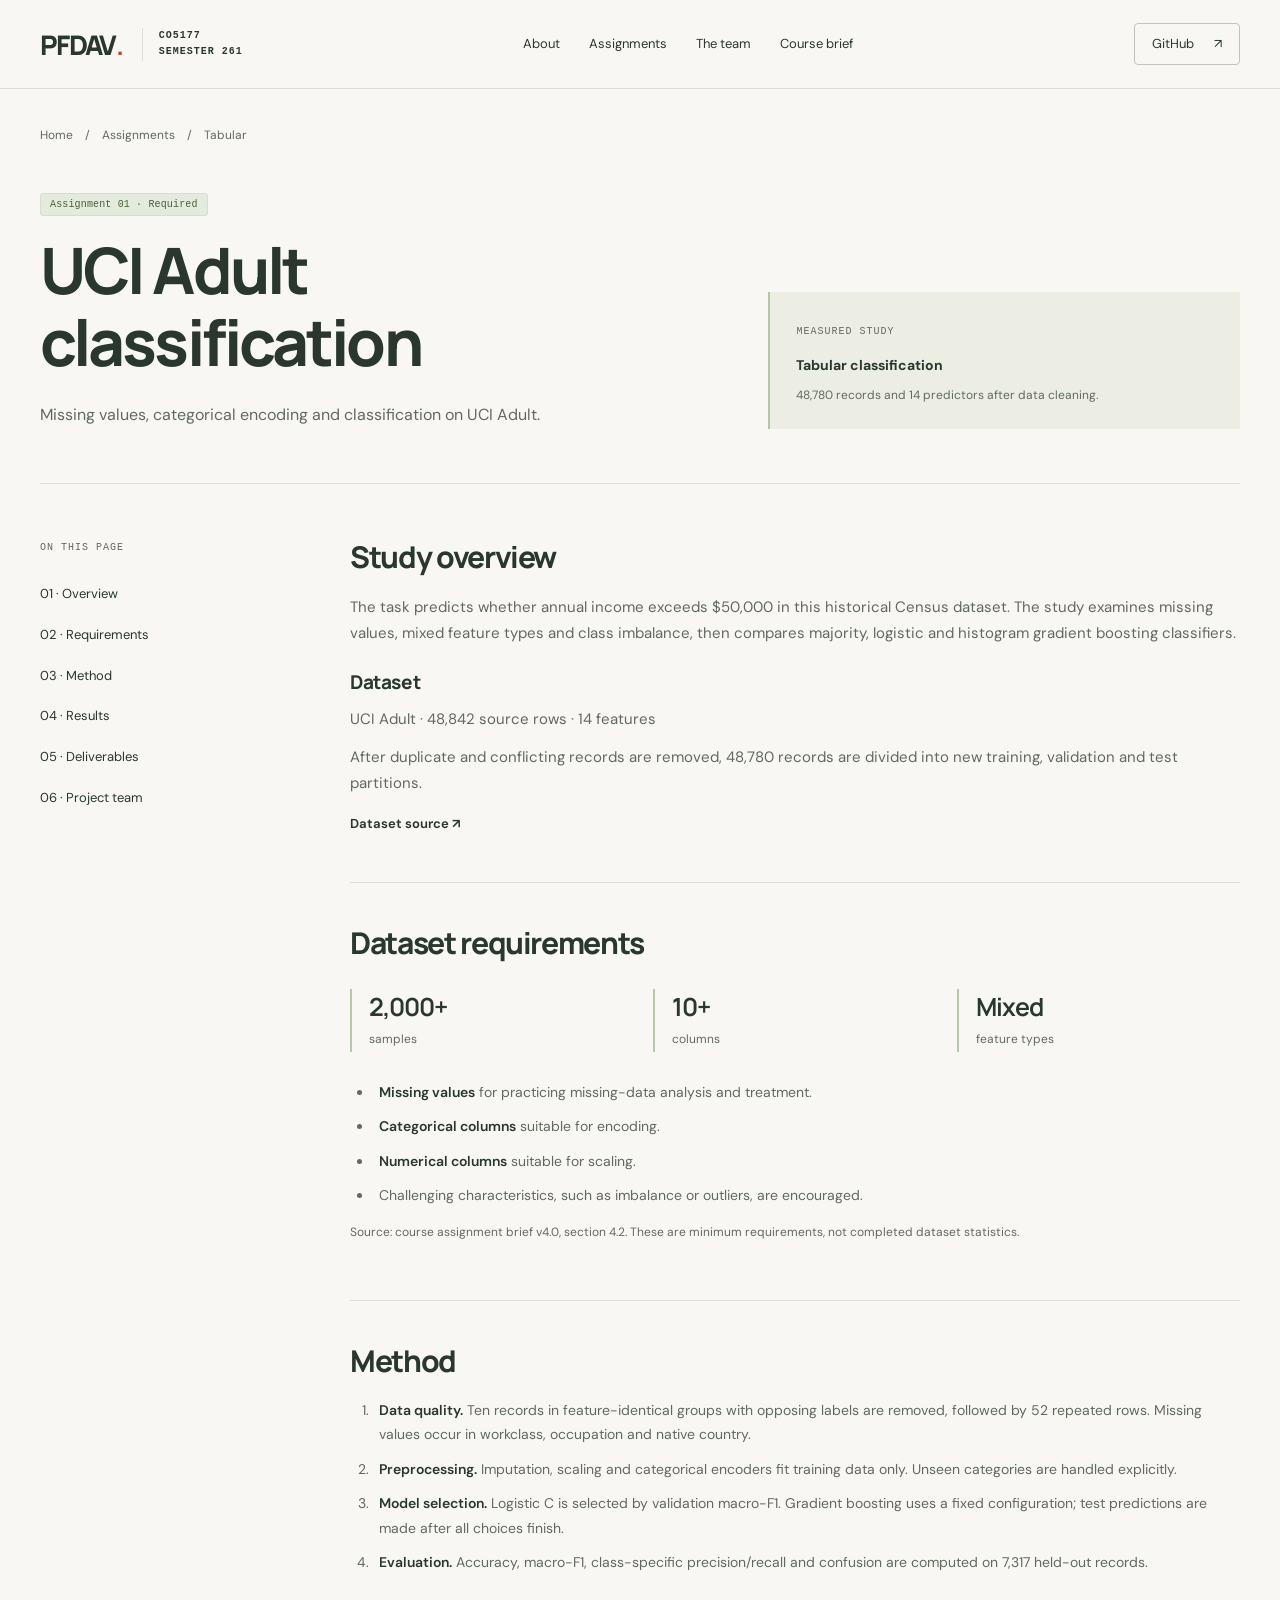
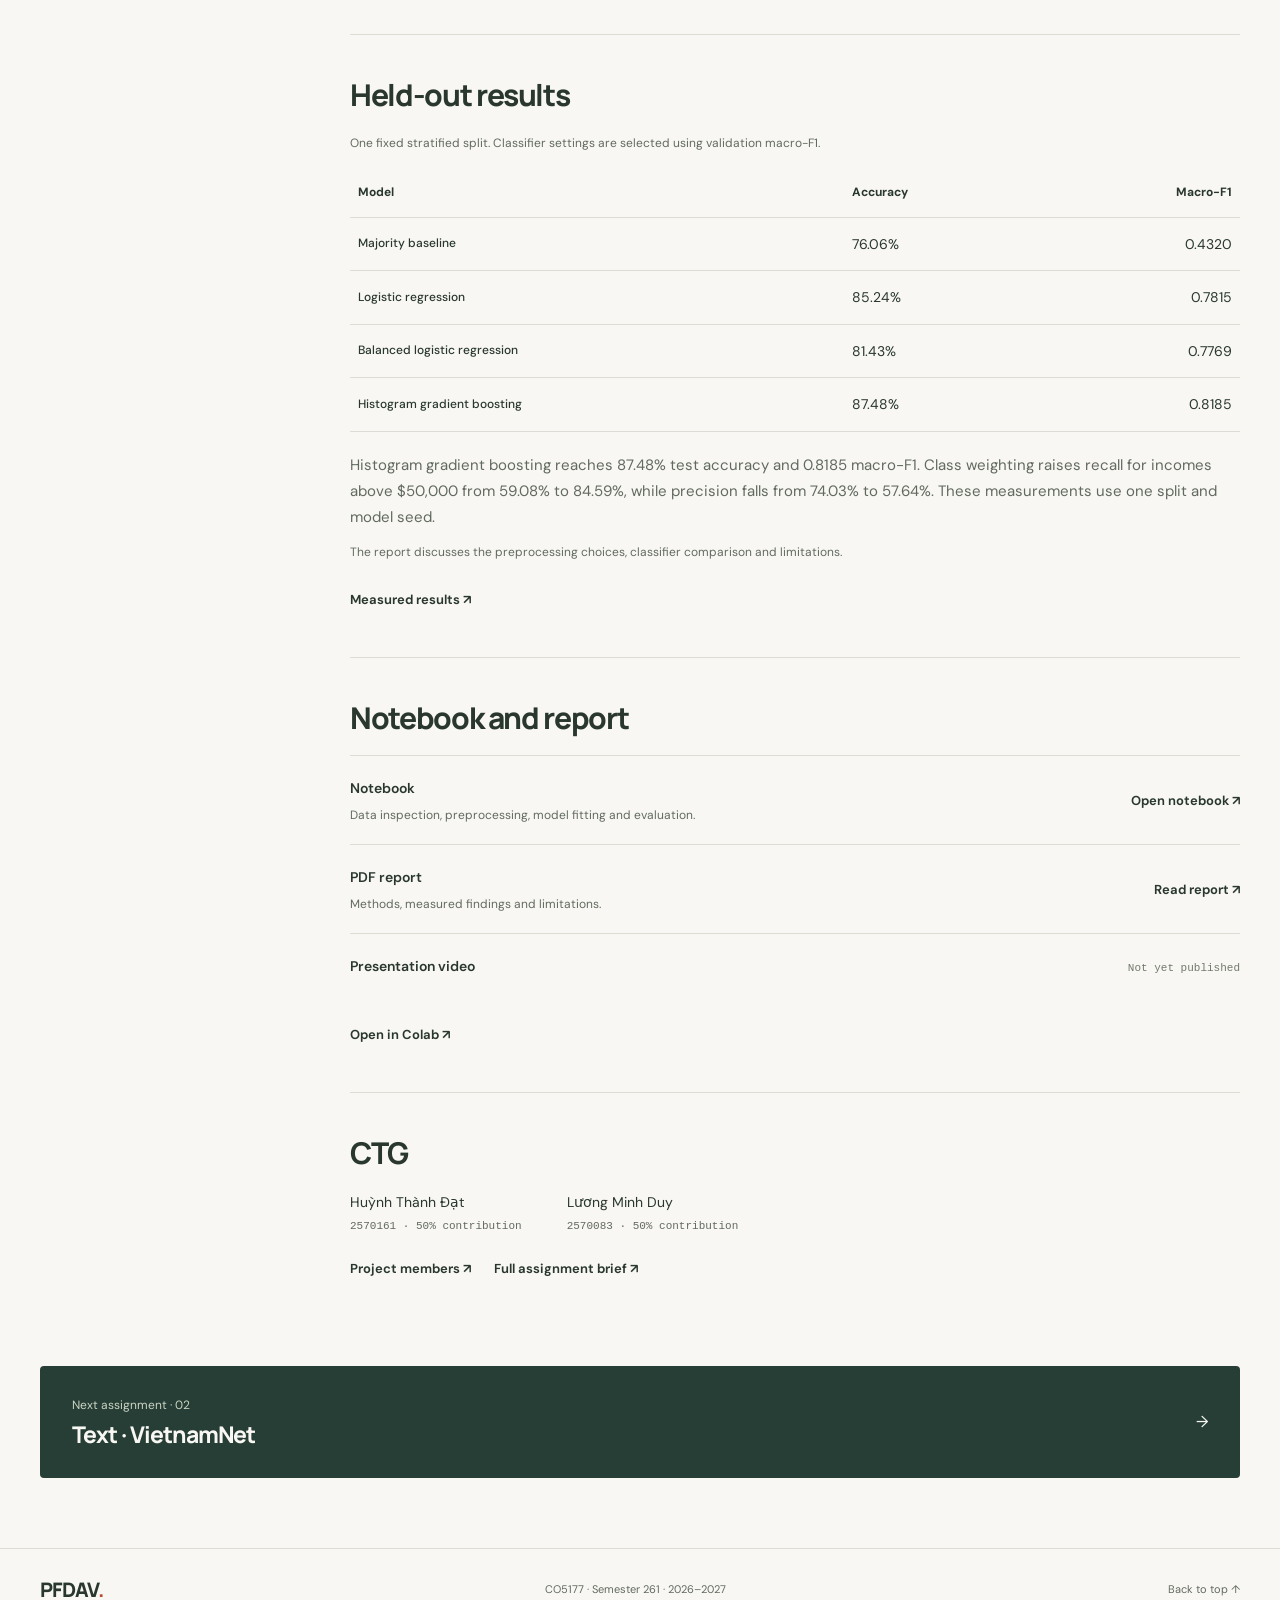
<file: assignments/tabular.html>
<!doctype html>
<html lang="en"><head><meta charset="utf-8"><meta name="viewport" content="width=device-width, initial-scale=1"><title>Tabular · Assignment 01 | PFDAV</title><meta name="description" content="Requirements and project overview for the Tabular assignment in CO5177: exploratory analysis, missing values, encoding, scaling and modeling."><meta name="theme-color" content="#263e35"><link rel="icon" href="../assets/favicon.svg" type="image/svg+xml"><link rel="stylesheet" href="../assets/styles.css"><script src="../assets/site-config.js" defer></script><script src="../assets/app.js" defer></script></head>
<body data-assignment="tabular"><a class="skip-link" href="#main">Skip to content</a><header class="site-header"><div class="container header-inner"><a class="brand" href="../index.html" aria-label="PFDAV home"><span class="wordmark">PFDAV<b>.</b></span><span class="brand-meta">CO5177<br>SEMESTER 261</span></a><button class="menu-toggle" type="button" aria-expanded="false" aria-controls="site-nav" aria-label="Open navigation">Menu <span class="menu-icon" aria-hidden="true"></span></button><nav class="main-nav" id="site-nav" aria-label="Main navigation"><a href="../index.html#about">About</a><a href="../index.html#assignments">Assignments</a><a href="../index.html#team">The team</a><a href="../requirements.html">Course brief</a></nav><a class="header-link" href="https://github.com/dathuynh1108/CO5177-PFDAV" target="_blank" rel="noopener noreferrer">GitHub <span aria-hidden="true">↗</span></a></div></header>
<main id="main" class="container"><nav class="breadcrumb" aria-label="Breadcrumb"><a href="../index.html">Home</a><span aria-hidden="true">/</span><a href="../index.html#assignments">Assignments</a><span aria-hidden="true">/</span><span aria-current="page">Tabular</span></nav><section class="detail-hero"><div><span class="tag">Assignment 01 · Required</span><h1>UCI Adult classification</h1><p>Missing values, categorical encoding and classification on UCI Adult.</p></div><div class="detail-meta"><span class="mono">Measured study</span><strong>Tabular classification</strong><p>48,780 records and 14 predictors after data cleaning.</p></div></section>
<div class="detail-layout"><aside class="detail-aside" aria-label="On this page"><span class="mono">On this page</span><a href="#overview">01 · Overview</a><a href="#requirements">02 · Requirements</a><a href="#approach">03 · Method</a><a href="#results">04 · Results</a><a href="#deliverables">05 · Deliverables</a><a href="#team">06 · Project team</a></aside><div class="detail-content">
<section class="detail-section" id="overview"><h2>Study overview</h2><p>The task predicts whether annual income exceeds $50,000 in this historical Census dataset. The study examines missing values, mixed feature types and class imbalance, then compares majority, logistic and histogram gradient boosting classifiers.</p><h3>Dataset</h3><p data-field="dataset">UCI Adult · 48,842 source rows · 14 features</p><p data-field="description">After duplicate and conflicting records are removed, 48,780 records are divided into new training, validation and test partitions.</p><div data-resource="datasetUrl" data-label="Dataset source ↗"><a class="text-link" href="https://archive.ics.uci.edu/dataset/2/adult">Dataset source ↗</a></div></section>
<section class="detail-section" id="requirements"><h2>Dataset requirements</h2><div class="specs"><div class="spec"><strong>2,000+</strong><span>samples</span></div><div class="spec"><strong>10+</strong><span>columns</span></div><div class="spec"><strong>Mixed</strong><span>feature types</span></div></div><ul><li><strong>Missing values</strong> for practicing missing-data analysis and treatment.</li><li><strong>Categorical columns</strong> suitable for encoding.</li><li><strong>Numerical columns</strong> suitable for scaling.</li><li>Challenging characteristics, such as imbalance or outliers, are encouraged.</li></ul><p class="source-note">Source: course assignment brief v4.0, section 4.2. These are minimum requirements, not completed dataset statistics.</p></section>
<section class="detail-section" id="approach"><h2>Method</h2><ol><li><strong>Data quality.</strong> Ten records in feature-identical groups with opposing labels are removed, followed by 52 repeated rows. Missing values occur in workclass, occupation and native country.</li><li><strong>Preprocessing.</strong> Imputation, scaling and categorical encoders fit training data only. Unseen categories are handled explicitly.</li><li><strong>Model selection.</strong> Logistic C is selected by validation macro-F1. Gradient boosting uses a fixed configuration; test predictions are made after all choices finish.</li><li><strong>Evaluation.</strong> Accuracy, macro-F1, class-specific precision/recall and confusion are computed on 7,317 held-out records.</li></ol></section>
<section class="detail-section" id="results"><h2>Held-out results</h2><div class="results-scroll"><table class="rubric image-results"><caption>One fixed stratified split. Classifier settings are selected using validation macro-F1.</caption><thead><tr><th scope="col">Model</th><th scope="col">Accuracy</th><th scope="col">Macro-F1</th></tr></thead><tbody><tr><th scope="row">Majority baseline</th><td>76.06%</td><td>0.4320</td></tr><tr><th scope="row">Logistic regression</th><td>85.24%</td><td>0.7815</td></tr><tr><th scope="row">Balanced logistic regression</th><td>81.43%</td><td>0.7769</td></tr><tr><th scope="row">Histogram gradient boosting</th><td>87.48%</td><td>0.8185</td></tr></tbody></table></div><p>Histogram gradient boosting reaches 87.48% test accuracy and 0.8185 macro-F1. Class weighting raises recall for incomes above $50,000 from 59.08% to 84.59%, while precision falls from 74.03% to 57.64%. These measurements use one split and model seed.</p><p class="source-note">The report discusses the preprocessing choices, classifier comparison and limitations.</p><div class="small-links"><a class="text-link" href="../reports/tabular/notebook-evidence/metrics.json">Measured results ↗</a></div></section>
<section class="detail-section" id="deliverables"><h2>Notebook and report</h2><div class="deliverable-row"><div><strong>Notebook</strong><p>Data inspection, preprocessing, model fitting and evaluation.</p></div><div data-resource="notebook" data-label="Open notebook ↗"><a class="text-link" href="https://github.com/dathuynh1108/CO5177-PFDAV/blob/main/notebooks/tabular.ipynb">Open notebook ↗</a></div></div><div class="deliverable-row"><div><strong>PDF report</strong><p>Methods, measured findings and limitations.</p></div><div data-resource="report" data-label="Read report ↗"><a class="text-link" href="../reports/tabular/tabular.pdf">Read report ↗</a></div></div><div class="deliverable-row"><div><strong>Presentation video</strong></div><div data-resource="video" data-label="Watch presentation ↗"><span class="pending">Not yet published</span></div></div><div class="small-links"><a class="text-link" href="https://colab.research.google.com/github/dathuynh1108/CO5177-PFDAV/blob/main/notebooks/tabular.ipynb">Open in Colab ↗</a></div></section>
<section class="detail-section" id="team"><h2 data-group-name>CTG</h2><div class="detail-members"><div>Huỳnh Thành Đạt<small>2570161 · 50% contribution</small></div><div>Lương Minh Duy<small>2570083 · 50% contribution</small></div></div><div class="small-links"><a class="text-link" href="../index.html#team">Project members ↗</a><a class="text-link" href="../requirements.html">Full assignment brief ↗</a></div></section>
</div></div><a class="next-assignment" href="text.html"><div><p>Next assignment · 02</p><h3>Text · VietnamNet</h3></div><span aria-hidden="true">→</span></a></main><footer class="site-footer"><div class="container footer-inner"><a class="footer-brand" href="../index.html">PFDAV<span>.</span></a><p>CO5177 · Semester 261 · 2026–2027</p><a href="#main">Back to top ↑</a></div></footer></body></html>
</file>
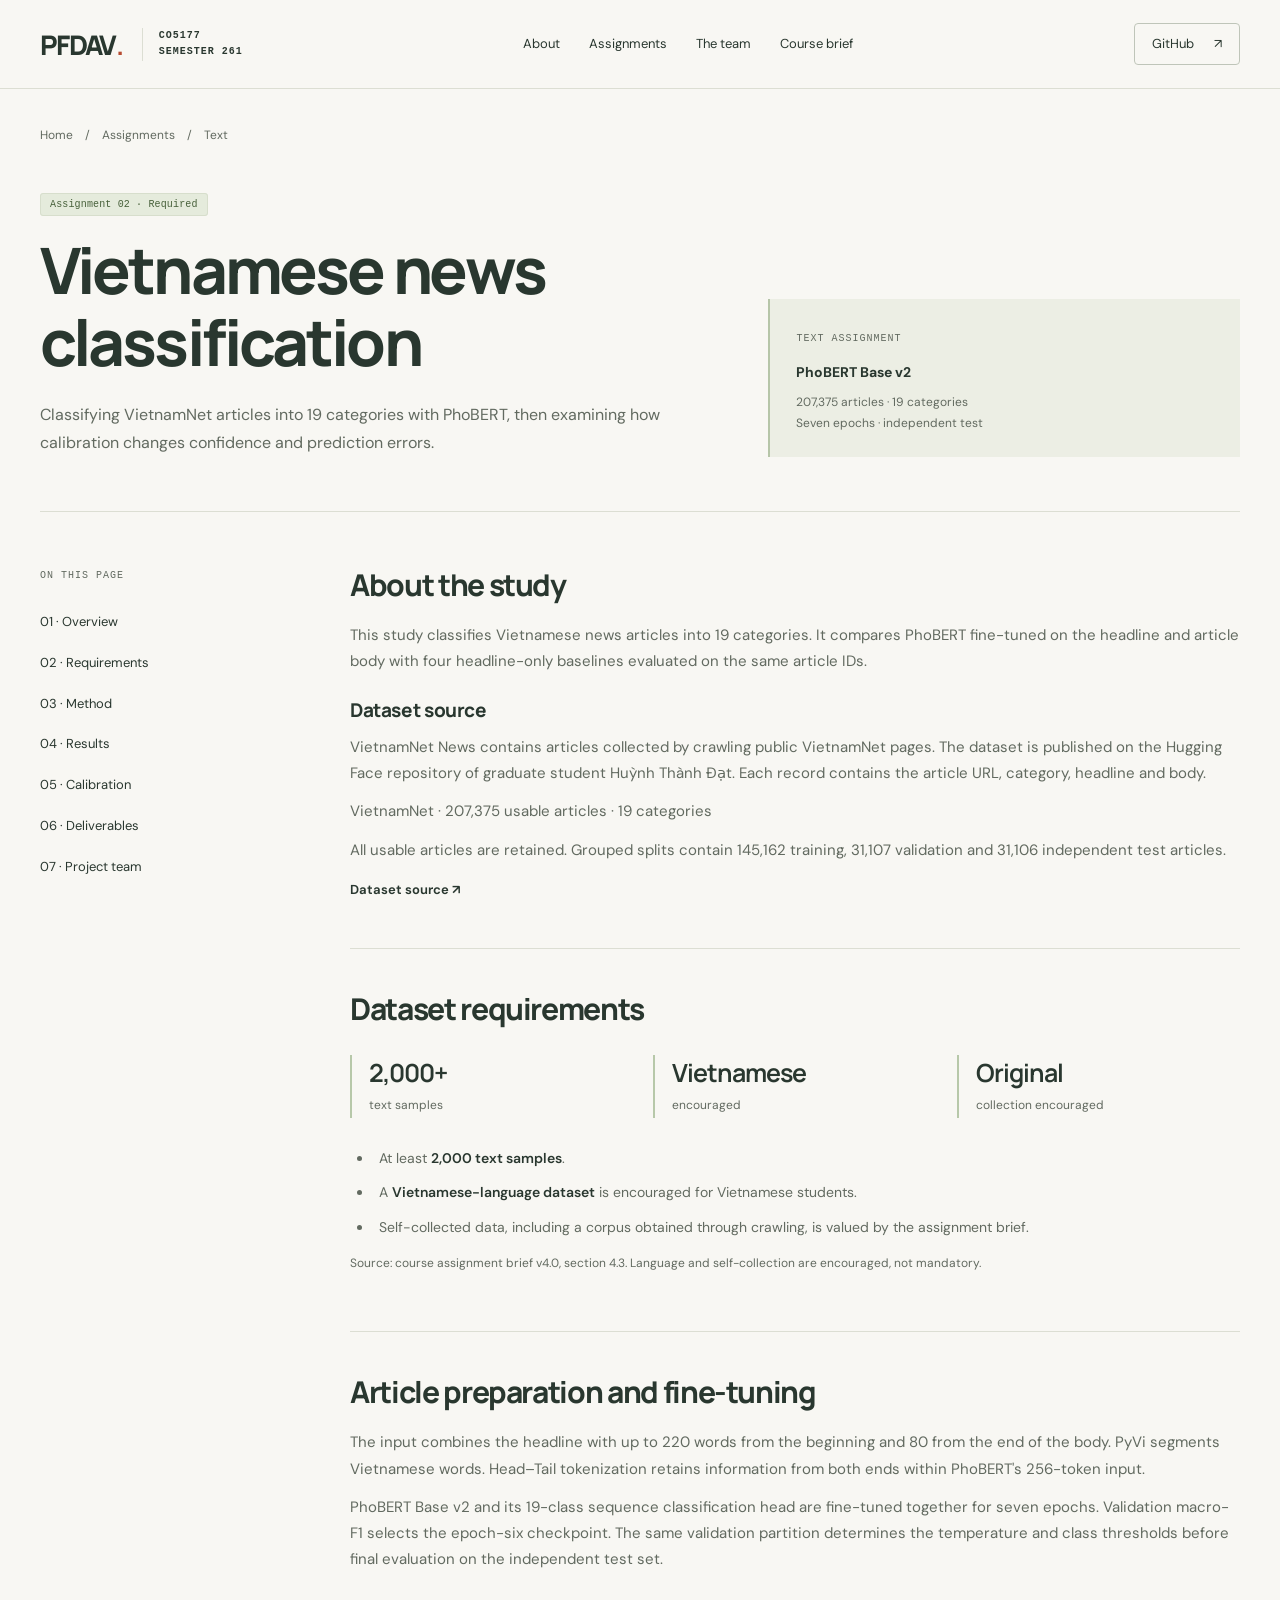
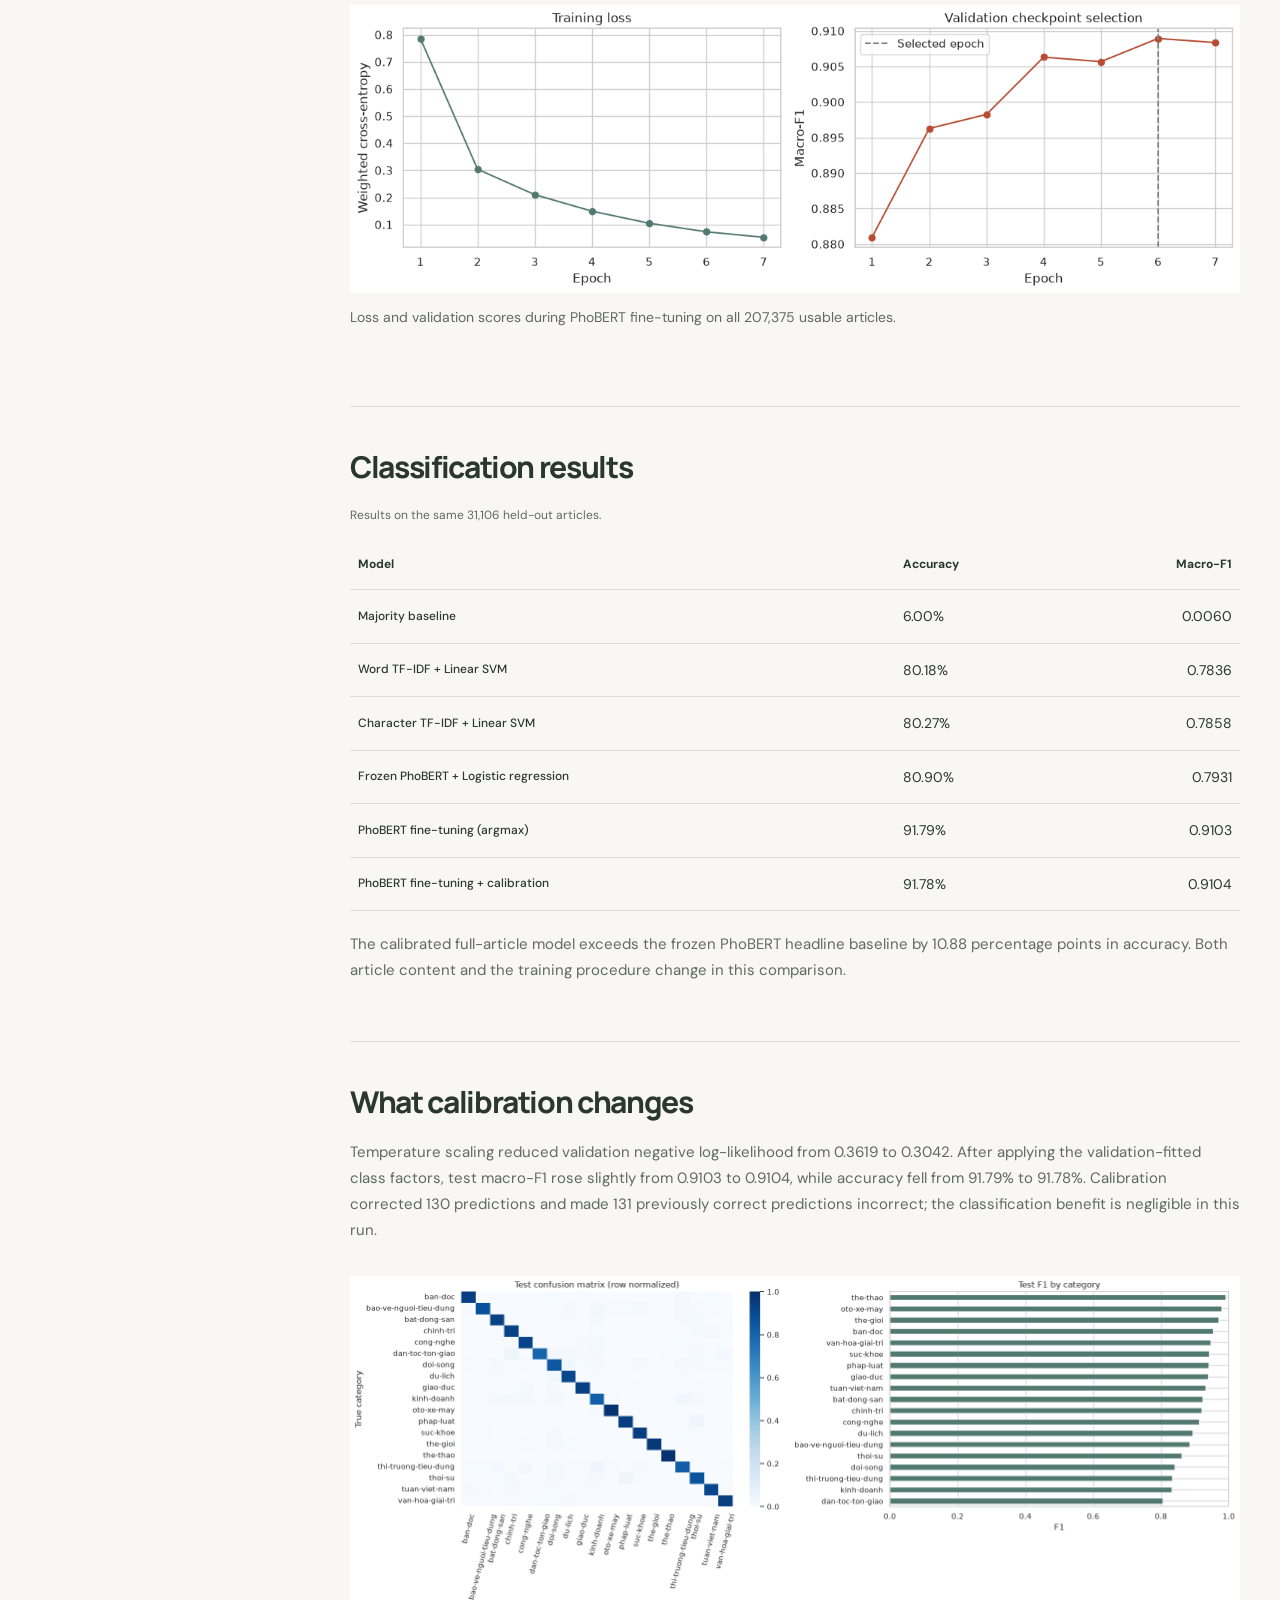
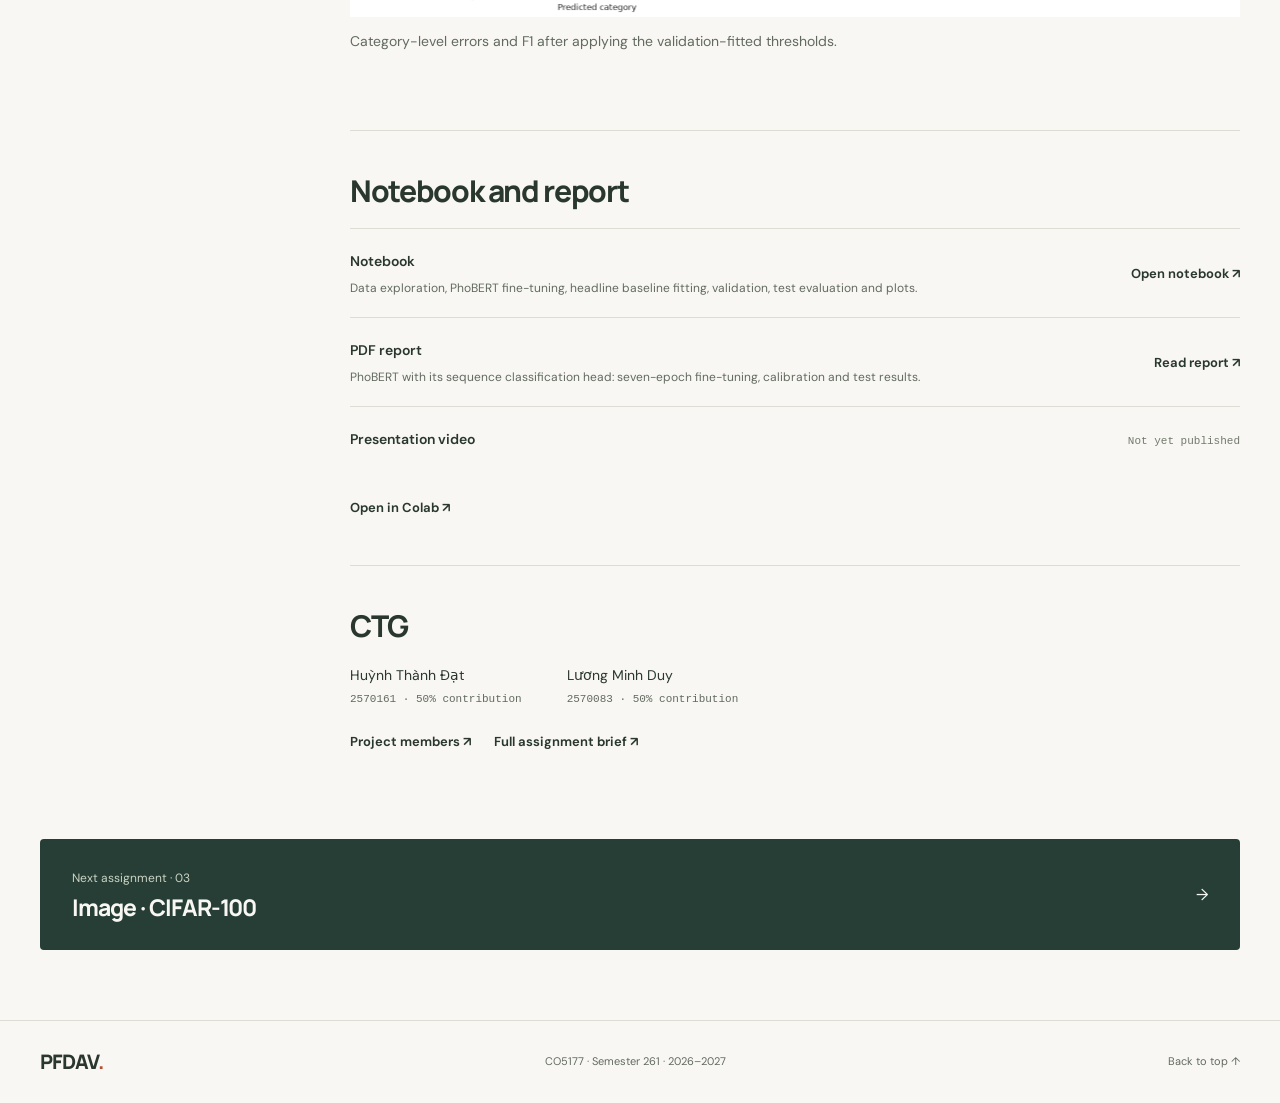
<file: assignments/text.html>
<!doctype html>
<html lang="en"><head><meta charset="utf-8"><meta name="viewport" content="width=device-width, initial-scale=1"><title>Text · Assignment 02 | PFDAV</title><meta name="description" content="Requirements and project overview for the Text assignment in CO5177: corpus exploration, text preparation, feature representations and modeling."><meta name="theme-color" content="#263e35"><link rel="icon" href="../assets/favicon.svg" type="image/svg+xml"><link rel="stylesheet" href="../assets/styles.css"><script src="../assets/site-config.js" defer></script><script src="../assets/app.js" defer></script></head>
<body data-assignment="text"><a class="skip-link" href="#main">Skip to content</a><header class="site-header"><div class="container header-inner"><a class="brand" href="../index.html" aria-label="PFDAV home"><span class="wordmark">PFDAV<b>.</b></span><span class="brand-meta">CO5177<br>SEMESTER 261</span></a><button class="menu-toggle" type="button" aria-expanded="false" aria-controls="site-nav" aria-label="Open navigation">Menu <span class="menu-icon" aria-hidden="true"></span></button><nav class="main-nav" id="site-nav" aria-label="Main navigation"><a href="../index.html#about">About</a><a href="../index.html#assignments">Assignments</a><a href="../index.html#team">The team</a><a href="../requirements.html">Course brief</a></nav><a class="header-link" href="https://github.com/dathuynh1108/CO5177-PFDAV" target="_blank" rel="noopener noreferrer">GitHub <span aria-hidden="true">↗</span></a></div></header>
<main id="main" class="container"><nav class="breadcrumb" aria-label="Breadcrumb"><a href="../index.html">Home</a><span aria-hidden="true">/</span><a href="../index.html#assignments">Assignments</a><span aria-hidden="true">/</span><span aria-current="page">Text</span></nav><section class="detail-hero"><div><span class="tag">Assignment 02 · Required</span><h1>Vietnamese news classification</h1><p>Classifying VietnamNet articles into 19 categories with PhoBERT, then examining how calibration changes confidence and prediction errors.</p></div><div class="detail-meta"><span class="mono">Text assignment</span><strong>PhoBERT Base v2</strong><p>207,375 articles · 19 categories<br>Seven epochs · independent test</p></div></section>
<div class="detail-layout"><aside class="detail-aside" aria-label="On this page"><span class="mono">On this page</span><a href="#overview">01 · Overview</a><a href="#requirements">02 · Requirements</a><a href="#approach">03 · Method</a><a href="#results">04 · Results</a><a href="#calibration">05 · Calibration</a><a href="#deliverables">06 · Deliverables</a><a href="#team">07 · Project team</a></aside><div class="detail-content">
<section class="detail-section" id="overview"><h2>About the study</h2>
<p>This study classifies Vietnamese news articles into 19 categories. It compares PhoBERT fine-tuned on the headline and article body with four headline-only baselines evaluated on the same article IDs.</p>
<h3>Dataset source</h3>
<p>VietnamNet News contains articles collected by crawling public VietnamNet pages. The dataset is published on the Hugging Face repository of graduate student Huỳnh Thành Đạt. Each record contains the article URL, category, headline and body.</p>
<p data-field="dataset">VietnamNet · 207,375 usable articles · 19 categories</p>
<p data-field="description">All 207,375 usable articles are retained after quality checks. Grouped splits contain 145,162 training, 31,107 validation and 31,106 independent test articles. Articles sharing a final headline or Head–Tail token input stay in the same partition.</p>
<div data-resource="datasetUrl" data-label="Dataset source ↗"><a class="text-link" href="https://huggingface.co/datasets/dathuynh1108/vietnamnet-news">Dataset and public source URLs ↗</a></div></section>
<section class="detail-section" id="requirements"><h2>Dataset requirements</h2><div class="specs"><div class="spec"><strong>2,000+</strong><span>text samples</span></div><div class="spec"><strong>Vietnamese</strong><span>encouraged</span></div><div class="spec"><strong>Original</strong><span>collection encouraged</span></div></div><ul><li>At least <strong>2,000 text samples</strong>.</li><li>A <strong>Vietnamese-language dataset</strong> is encouraged for Vietnamese students.</li><li>Self-collected data, including a corpus obtained through crawling, is valued by the assignment brief.</li></ul><p class="source-note">Source: course assignment brief v4.0, section 4.3. Language and self-collection are encouraged, not mandatory.</p></section>
<section class="detail-section" id="approach"><h2>Article preparation and fine-tuning</h2>
<p>The input combines the headline with up to 220 words from the beginning and 80 from the end of the body. PyVi segments Vietnamese words. Head–Tail tokenization retains information from both ends within PhoBERT's 256-token input.</p>
<p>PhoBERT Base v2 and its 19-class sequence classification head are fine-tuned together for seven epochs. Validation macro-F1 selects the epoch-six checkpoint. The same validation partition determines the temperature and class thresholds before final evaluation on the independent test set.</p>
<figure class="experiment-figure"><a href="../reports/text/figures/training_curves.png"><img src="../reports/text/figures/training_curves.png" alt="Training loss and validation accuracy and macro-F1 from the seven-epoch run." loading="lazy"></a><figcaption>Loss and validation scores during PhoBERT fine-tuning on all 207,375 usable articles.</figcaption></figure></section>
<section class="detail-section" id="results"><h2>Classification results</h2>
<div class="results-scroll"><table class="rubric image-results"><caption>Results on the same 31,106 held-out articles.</caption><thead><tr><th scope="col">Model</th><th scope="col">Accuracy</th><th scope="col">Macro-F1</th></tr></thead><tbody><tr><th scope="row">Majority baseline</th><td>6.00%</td><td>0.0060</td></tr><tr><th scope="row">Word TF-IDF + Linear SVM</th><td>80.18%</td><td>0.7836</td></tr><tr><th scope="row">Character TF-IDF + Linear SVM</th><td>80.27%</td><td>0.7858</td></tr><tr><th scope="row">Frozen PhoBERT + Logistic regression</th><td>80.90%</td><td>0.7931</td></tr><tr><th scope="row">PhoBERT fine-tuning (argmax)</th><td>91.79%</td><td>0.9103</td></tr><tr><th scope="row">PhoBERT fine-tuning + calibration</th><td>91.78%</td><td>0.9104</td></tr></tbody></table></div>
<p>The calibrated full-article model exceeds the frozen PhoBERT headline baseline by 10.88 percentage points in accuracy. Both article content and the training procedure change in this comparison.</p>
</section>
<section class="detail-section" id="calibration"><h2>What calibration changes</h2>
<p>Temperature scaling reduced validation negative log-likelihood from 0.3619 to 0.3042. After applying the validation-fitted class factors, test macro-F1 rose slightly from 0.9103 to 0.9104, while accuracy fell from 91.79% to 91.78%. Calibration corrected 130 predictions and made 131 previously correct predictions incorrect; the classification benefit is negligible in this run.</p>
<figure class="experiment-figure"><a href="../reports/text/figures/test_confusion_and_class_f1.png"><img src="../reports/text/figures/test_confusion_and_class_f1.png" alt="Confusion matrix and per-category F1 for the calibrated model on the independent test set." loading="lazy"></a><figcaption>Category-level errors and F1 after applying the validation-fitted thresholds.</figcaption></figure></section>
<section class="detail-section" id="deliverables"><h2>Notebook and report</h2><div class="deliverable-row"><div><strong>Notebook</strong><p>Data exploration, PhoBERT fine-tuning, headline baseline fitting, validation, test evaluation and plots.</p></div><div data-resource="notebook" data-label="Open notebook ↗"><a class="text-link" href="https://github.com/dathuynh1108/CO5177-PFDAV/blob/main/notebooks/text.ipynb">Open notebook ↗</a></div></div><div class="deliverable-row"><div><strong>PDF report</strong><p>PhoBERT with its sequence classification head: seven-epoch fine-tuning, calibration and test results.</p></div><div data-resource="report" data-label="Read report ↗"><a class="text-link" href="../reports/text/text.pdf">Read report ↗</a></div></div><div class="deliverable-row"><div><strong>Presentation video</strong></div><div data-resource="video" data-label="Watch presentation ↗"><span class="pending">Not yet published</span></div></div><div class="small-links"><a class="text-link" href="https://colab.research.google.com/github/dathuynh1108/CO5177-PFDAV/blob/main/notebooks/text.ipynb">Open in Colab ↗</a></div></section>
<section class="detail-section" id="team"><h2 data-group-name>CTG</h2><div class="detail-members"><div>Huỳnh Thành Đạt<small>2570161 · 50% contribution</small></div><div>Lương Minh Duy<small>2570083 · 50% contribution</small></div></div><div class="small-links"><a class="text-link" href="../index.html#team">Project members ↗</a><a class="text-link" href="../requirements.html">Full assignment brief ↗</a></div></section>
</div></div><a class="next-assignment" href="image.html"><div><p>Next assignment · 03</p><h3>Image · CIFAR-100</h3></div><span aria-hidden="true">→</span></a></main><footer class="site-footer"><div class="container footer-inner"><a class="footer-brand" href="../index.html">PFDAV<span>.</span></a><p>CO5177 · Semester 261 · 2026–2027</p><a href="#main">Back to top ↑</a></div></footer></body></html>
</file>
<file: assets/styles.css>
@import url('https://fonts.googleapis.com/css2?family=DM+Sans:wght@400;450;500;550;600;650;700&family=Manrope:wght@400;500;600;650;700;750;800&family=Lora:ital,wght@1,400;1,500&display=swap');
:root{--paper:#f8f7f3;--ink:#29372f;--muted:#626a60;--line:#dcded3;--green:#263e35;--rust:#b74c32;--sage:#e2e9d9;--sand:#f3e6d3;--white:#fff;--mono:ui-monospace,SFMono-Regular,Consolas,monospace;--sans:'DM Sans',Arial,sans-serif;--display:'Manrope',Arial,sans-serif;--serif:'Lora',Georgia,serif;--width:1216px}
*{box-sizing:border-box}html{scroll-behavior:smooth;scroll-padding-top:110px}body{margin:0;background:var(--paper);color:var(--ink);font-family:var(--sans);font-size:16px;line-height:1.75;-webkit-font-smoothing:antialiased}a{color:inherit;text-decoration:none}button{font:inherit}button,a{-webkit-tap-highlight-color:transparent}a,button{touch-action:manipulation}a:focus-visible,button:focus-visible,summary:focus-visible{outline:3px solid var(--rust);outline-offset:5px}::selection{background:#d9e3cb}h1,h2,h3,h4,p{margin:0}h1,h2,h3,h4{font-family:var(--display);font-weight:750;line-height:1.2;letter-spacing:-.045em}h1{font-size:clamp(48px,5.3vw,76px);line-height:1.13}h2{font-size:clamp(32px,3.2vw,46px)}h3{font-size:27px}em{font-family:var(--serif);font-weight:400}p{color:var(--muted)}svg{vertical-align:middle;flex-shrink:0}.container{width:min(var(--width),calc(100% - 80px));margin-inline:auto}.skip-link{position:fixed;top:-100px;left:20px;background:var(--green);color:white;padding:12px 20px;z-index:100}.skip-link:focus{top:12px}.site-header{position:sticky;top:0;z-index:30;background:rgba(248,247,243,.97);border-bottom:1px solid var(--line);backdrop-filter:blur(12px)}.header-inner{min-height:88px;display:flex;align-items:center;justify-content:space-between;gap:24px}.brand{display:flex;align-items:center;gap:20px}.wordmark{font:800 27px/1 var(--display);letter-spacing:-1.7px}.wordmark b{color:var(--rust)}.brand-meta{padding-left:16px;border-left:1px solid var(--line);font:600 10px/1.65 var(--mono);letter-spacing:.1em}.main-nav{display:flex;align-items:center;gap:29px;font-size:13px}.main-nav a{padding-block:9px;position:relative}.main-nav a:hover,.main-nav a[aria-current]{color:var(--rust)}.header-link{font-size:13px;border:1px solid #bfc5b9;padding:9px 17px;border-radius:4px;display:flex;align-items:center;gap:20px}.header-link:hover{background:var(--green);color:white}.menu-toggle{display:none}.arrow{width:19px;height:19px;display:inline-block}.hero{display:grid;grid-template-columns:1fr 1fr;gap:48px;align-items:center;min-height:577px;padding-block:70px 56px}.hero h1 em{color:var(--rust);display:block;line-height:1.35}.hero-course{font-size:18px;line-height:1.6;font-weight:650;max-width:450px;color:var(--ink);margin-top:22px}.hero-copy{max-width:455px;margin-top:14px;font-size:15px;line-height:1.85}.hero-actions{display:flex;align-items:center;gap:26px;margin-top:30px}.button{display:inline-flex;align-items:center;justify-content:center;gap:27px;padding:13px 21px;min-height:48px;background:var(--green);color:white;border:1px solid var(--green);border-radius:3px;font-size:13px;font-weight:650;transition:background .2s,transform .2s}.button:hover{background:#365344;transform:translateY(-2px)}.button.secondary{background:transparent;color:var(--ink);border-color:var(--line)}.button.secondary:hover{background:var(--sage)}.text-link{font-size:13px;font-weight:650;display:inline-flex;align-items:center;gap:13px;text-underline-offset:5px}.text-link:hover{text-decoration:underline}.hero-art{height:455px;position:relative;isolation:isolate}.orbit{position:absolute;width:370px;height:370px;border:1px solid #cad1bf;border-radius:50%;left:75px;top:38px}.orbit:before,.orbit:after{content:'';position:absolute;inset:27px;border:1px solid #d8ddcf;border-radius:50%}.orbit:after{inset:57px}.art-grid{position:absolute;inset:16px 12px;background-image:radial-gradient(#ced4c5 .7px,transparent .7px);background-size:19px 19px;opacity:.6;mask-image:radial-gradient(ellipse,black 10%,transparent 69%)}.data-card{position:absolute;width:210px;height:265px;border:1px solid;border-radius:5px;padding:20px;box-shadow:0 14px 18px -17px #29372f70;display:flex;flex-direction:column;justify-content:space-between;transition:transform .35s}.art-label{font:10px/1.4 var(--mono);display:flex;justify-content:space-between}.art-caption{padding-top:14px;border-top:1px solid currentColor;font:8px/1.6 var(--mono);letter-spacing:.06em}.card-tabular{top:52px;left:19px;background:var(--sage);border-color:#becdb2;color:#3e583e;transform:rotate(-12deg)}.card-text{top:13px;right:11px;background:var(--sand);border-color:#dec5a3;color:#775434;transform:rotate(10deg)}.card-image{width:222px;height:252px;top:189px;left:190px;background:#b55135;border-color:#a84830;color:#fff1db;transform:rotate(-3deg);z-index:2}.hero-art:hover .card-tabular{transform:rotate(-15deg) translate(-3px,-4px)}.hero-art:hover .card-text{transform:rotate(13deg) translate(3px,-4px)}.hero-art:hover .card-image{transform:rotate(0deg) translateY(-4px)}.table-art{display:grid;grid-template-columns:repeat(4,1fr);gap:4px;transform:translateY(4px)}.table-art i{height:18px;background:#b4c6a5}.table-art i:nth-child(4n+1){background:#7b9670}.table-art i:nth-child(7),.table-art i:nth-child(14){background:transparent;border:1px dashed #a7b79c}.text-art{font:italic 100px/1 var(--serif);text-align:center;letter-spacing:-.08em}.text-lines{height:3px;width:80%;background:linear-gradient(to right,#b68e62 24%,transparent 24% 28%,#b68e62 28% 73%,transparent 73% 77%,#b68e62 77%);margin:0 auto 12px}.pixel-art{display:grid;grid-template-columns:repeat(7,1fr);gap:3px;width:123px;margin:10px auto}.pixel-art i{height:15px;background:#c2684d}.pixel-art i:nth-child(10),.pixel-art i:nth-child(11),.pixel-art i:nth-child(12),.pixel-art i:nth-child(16),.pixel-art i:nth-child(20),.pixel-art i:nth-child(23),.pixel-art i:nth-child(27),.pixel-art i:nth-child(31),.pixel-art i:nth-child(32),.pixel-art i:nth-child(33),.pixel-art i:nth-child(38),.pixel-art i:nth-child(45){background:#f9d8ae}.art-note{position:absolute;bottom:6px;left:7px;font:9px/1.9 var(--mono);letter-spacing:.1em}.art-star{position:absolute;right:17px;bottom:8px;width:47px;height:47px;color:var(--rust)}.meta-strip{display:grid;grid-template-columns:1fr 1fr 1fr;border-block:1px solid var(--line);padding:23px 0;gap:24px;font-size:12px}.meta-strip>div{display:flex;gap:18px;align-items:center}.meta-strip>div+div{border-left:1px solid var(--line);justify-content:center}.meta-strip>div:last-child{justify-content:flex-end}.mono{font-family:var(--mono);text-transform:uppercase;letter-spacing:.1em;font-size:10px;color:var(--muted)}.meta-strip strong{font-weight:650}.section{padding-block:90px}.section-label{font:10px/1.5 var(--mono);letter-spacing:.13em;text-transform:uppercase;color:var(--muted);margin-bottom:25px;display:block}.section-label span{color:var(--rust);margin-right:15px}.intro-grid{display:grid;grid-template-columns:1fr 1.05fr;gap:75px}.section-description{max-width:420px;margin-top:25px;font-size:15px}.course-table{margin:0}.course-table>div{display:grid;grid-template-columns:130px 1fr;padding:18px 0;border-bottom:1px solid var(--line);gap:15px}.course-table>div:first-child{padding-top:0}.course-table dt{font-size:12px;color:var(--muted)}.course-table dd{margin:0;font-size:14px}.assignments-section{background:#eeefe7;border-block:1px solid var(--line)}.section-top{display:flex;justify-content:space-between;align-items:flex-end;gap:48px;margin-bottom:43px}.section-top p{max-width:370px;font-size:14px}.assignment-grid{display:grid;grid-template-columns:repeat(3,1fr);gap:23px}.assignment-card{background:var(--paper);padding:28px;border:1px solid #d3d8cb;border-radius:5px;position:relative;display:flex;flex-direction:column;min-height:377px;transition:transform .2s,box-shadow .2s,border-color .2s}.assignment-card:hover{transform:translateY(-5px);border-color:#a0af99;box-shadow:0 14px 26px -20px #263e3555}.assignment-top{display:flex;align-items:center;justify-content:space-between;margin-bottom:36px}.assignment-number{font:11px var(--mono);color:var(--muted)}.tag{font:10px var(--mono);letter-spacing:.015em;border:1px solid #d7decc;background:#e5ebdc;color:#47603a;border-radius:3px;padding:5px 9px;white-space:nowrap}.tag.elective{background:#f2e3d4;border-color:#e4c9b3;color:#86533a}.assignment-card h3{font-size:35px;margin-bottom:9px}.assignment-subtitle{font-size:13px;color:var(--ink);font-weight:600;margin-bottom:17px}.assignment-desc{font-size:14px;line-height:1.8}.card-footer{display:flex;align-items:center;justify-content:space-between;gap:12px;margin-top:auto;padding-top:24px;border-top:1px solid var(--line);font-size:12px;font-weight:600}.assignment-card .criteria{font:11px var(--mono);margin-block:22px;color:var(--muted)}.footnote{font-size:12px;line-height:1.8;color:var(--muted);margin-top:24px}.workflow{display:grid;grid-template-columns:repeat(4,1fr);margin-top:48px;border-top:1px solid var(--line)}.workflow-item{padding:24px 25px 0 0;position:relative}.workflow-item:before{content:'';width:7px;height:7px;border:2px solid var(--rust);border-radius:50%;background:var(--paper);position:absolute;top:-5px}.workflow-item .mono{display:block;margin-bottom:12px}.workflow-item h3{font-size:19px;letter-spacing:-.03em;margin-bottom:12px}.workflow-item p{font-size:13px;max-width:235px}.team-section{background:var(--green);color:var(--paper)}.team-section p,.team-section .section-label{color:#c4cebe}.team-section .section-label span{color:#efb299}.team-grid{display:grid;grid-template-columns:1fr 1fr;gap:48px}.member{border-top:1px solid #66796a;padding-top:28px;display:grid;grid-template-columns:64px 1fr;gap:24px}.avatar{width:64px;height:64px;background:#d7dfc9;border-radius:50%;display:flex;align-items:center;justify-content:center;color:var(--green);font:650 22px var(--display);letter-spacing:-1px}.member:nth-child(2) .avatar{background:#f0cfad}.member .mono{color:#c4cebe;font-size:11px}.member h3{font-size:26px;margin-top:6px;letter-spacing:-.035em}.member-role{margin-top:13px;font-size:13px;max-width:360px}.member-link{margin-top:18px;min-height:23px}.member-link:empty{display:none}.resources{display:grid;grid-template-columns:.9fr 1.1fr;gap:90px}.resource-list{border-top:1px solid var(--line)}.resource-link{padding:22px 0;border-bottom:1px solid var(--line);display:flex;justify-content:space-between;align-items:center;gap:30px}.resource-link:hover .resource-title{color:var(--rust)}.resource-title{font-size:16px;font-weight:600}.resource-link p{font-size:12px;margin-top:3px}.closing-note{margin-top:24px;font-size:12px}.site-footer{border-top:1px solid var(--line);padding-block:27px}.footer-inner{display:flex;justify-content:space-between;align-items:center;gap:30px;font-size:11px;color:var(--muted)}.footer-brand{font:800 20px var(--display);letter-spacing:-1px;color:var(--ink)}.footer-brand span{color:var(--rust)}.footer-inner a:hover{color:var(--rust)}.breadcrumb{display:flex;gap:12px;align-items:center;font-size:12px;color:var(--muted);padding-top:36px;flex-wrap:wrap}.breadcrumb a:hover{text-decoration:underline}.detail-hero{padding-block:42px 54px;border-bottom:1px solid var(--line);display:grid;grid-template-columns:1.1fr .8fr;gap:80px;align-items:end}.detail-hero h1{font-size:clamp(47px,5vw,70px);margin-block:18px 22px}.detail-hero h1 em{display:block;color:var(--rust);font-size:.8em;margin-top:8px}.detail-hero p{font-size:16px;max-width:650px}.detail-meta{padding:23px 26px;border-left:2px solid #b6c5a8;background:#eceee4}.detail-meta p{font-size:12px;margin-top:7px}.detail-meta strong{display:block;font-size:14px;margin-top:10px}.detail-layout{display:grid;grid-template-columns:230px 1fr;gap:80px;padding-block:55px 85px}.detail-aside{align-self:start;position:sticky;top:125px}.detail-aside .mono{display:block;margin-bottom:18px}.detail-aside a{display:block;font-size:13px;padding:9px 0}.detail-aside a:hover{color:var(--rust)}.detail-content{min-width:0}.detail-section{padding-bottom:45px;margin-bottom:42px;border-bottom:1px solid var(--line);scroll-margin-top:115px}.detail-section:last-child{border-bottom:0;padding-bottom:0;margin-bottom:0}.detail-section h2{font-size:30px;margin-bottom:19px}.detail-section h3{font-size:19px;letter-spacing:-.02em;margin-block:25px 10px}.detail-section p{font-size:15px;margin-block:12px}.detail-section ul,.detail-section ol{padding-left:23px;color:var(--muted);font-size:14px}.detail-section li{padding-left:6px;margin-block:10px}.detail-section strong{color:var(--ink);font-weight:600}.specs{display:grid;grid-template-columns:repeat(3,1fr);gap:20px;margin:28px 0}.spec{border-left:2px solid #b7c8a9;padding-left:17px}.spec strong{display:block;font:650 25px var(--display);letter-spacing:-.04em}.spec span{font-size:12px;color:var(--muted)}.notice{background:#eeefe7;padding:19px 23px;border-left:2px solid #8f9f80;margin-top:23px;font-size:13px;color:var(--muted)}.notice strong{display:block;margin-bottom:5px}.deliverable-row{display:flex;justify-content:space-between;align-items:center;gap:25px;padding:18px 0;border-top:1px solid var(--line)}.deliverable-row strong{font-size:14px}.deliverable-row p{font-size:12px;margin:3px 0 0}.pending{font:11px var(--mono);color:#72796c;white-space:nowrap}.detail-members{display:flex;gap:45px;flex-wrap:wrap;font-size:14px}.detail-members small{display:block;font:11px var(--mono);color:var(--muted);margin-top:6px}.next-assignment{background:var(--green);color:var(--paper);padding:29px 32px;display:flex;justify-content:space-between;align-items:center;margin-bottom:70px;gap:24px;border-radius:4px}.next-assignment p{color:#cbd4c4;font-size:12px}.next-assignment h3{font-size:23px;margin-top:5px}.next-assignment:hover{background:#365344}.rubric{width:100%;border-collapse:collapse;font-size:14px}.rubric caption{text-align:left;color:var(--muted);font-size:12px;margin-bottom:14px}.rubric th,.rubric td{padding:14px 8px;border-bottom:1px solid var(--line);text-align:left}.rubric th{font-size:12px}.rubric td:last-child,.rubric th:last-child{text-align:right;white-space:nowrap}.rubric tfoot{font-weight:700}.source-note{font-size:12px!important}.small-links{display:flex;gap:23px;flex-wrap:wrap;margin-top:26px}
@media(min-width:1441px){.hero-art{transform:translateX(8px)}}
@media(max-width:1100px){.container{width:calc(100% - 56px)}.hero{gap:20px}.hero-art{transform:scale(.84);transform-origin:center right;margin-left:-60px}.main-nav{gap:20px}.brand-meta{display:none}.intro-grid{gap:45px}.resources{gap:50px}.assignment-card{padding:23px}.detail-layout{gap:45px;grid-template-columns:190px 1fr}.hero-actions{gap:18px}.detail-hero{gap:40px}}
@media(max-width:800px){html{scroll-padding-top:100px}.container{width:calc(100% - 40px)}.header-inner{min-height:74px;gap:15px;flex-wrap:wrap;padding-block:15px}.wordmark{font-size:25px}.brand-meta{display:block;font-size:9px}.header-link{display:none}.main-nav{width:100%;flex-wrap:wrap;justify-content:center;gap:10px 26px;font-size:14px;padding:8px 0}.js .main-nav{display:none}.js .main-nav.is-open{display:flex;flex-direction:column;align-items:stretch;gap:0;padding-top:13px;border-top:1px solid var(--line)}.js .main-nav a{padding:12px 8px}.js .menu-toggle{display:flex;align-items:center;gap:9px;border:1px solid #c4cabd;background:transparent;border-radius:4px;padding:8px 12px;font-size:12px;color:var(--ink);min-height:42px}.menu-icon{width:15px;height:12px;border-block:1px solid currentColor;position:relative}.menu-icon:after{content:'';position:absolute;left:0;right:0;top:5px;border-top:1px solid currentColor}.hero{padding-top:49px;grid-template-columns:minmax(0,1fr);gap:28px;padding-bottom:25px}.hero h1{font-size:64px;max-width:570px}.hero-course{max-width:460px;font-size:17px}.hero-copy{max-width:520px}.hero-art{width:540px;max-width:100%;height:450px;margin:5px auto 0;transform:none}.meta-strip{gap:12px;padding-block:19px}.meta-strip>div{flex-direction:column;gap:5px;align-items:flex-start}.meta-strip>div+div{padding-left:16px}.meta-strip>div:last-child{justify-content:flex-start}.section{padding-block:62px}.intro-grid{grid-template-columns:1fr;gap:35px}.section-description{max-width:600px}.course-table>div{grid-template-columns:125px 1fr}.section-top{gap:22px;align-items:flex-start;flex-direction:column;margin-bottom:30px}.section-top p{max-width:570px}.assignment-grid{grid-template-columns:1fr;gap:16px}.assignment-card{padding:25px;min-height:0}.assignment-top{margin-bottom:20px}.assignment-card .criteria{margin-block:16px}.assignment-card h3{font-size:31px}.card-footer{padding-top:16px}.workflow{grid-template-columns:repeat(2,1fr);gap:32px 20px}.workflow-item:nth-child(n+3):before{display:none}.workflow-item:nth-child(n+3){padding-top:0}.team-grid{gap:33px;grid-template-columns:1fr}.member{gap:20px}.resources{grid-template-columns:1fr;gap:32px}.footer-inner{align-items:flex-start;flex-wrap:wrap;gap:14px}.detail-hero{grid-template-columns:1fr;gap:30px;padding-block:32px 36px}.detail-meta{max-width:500px}.detail-layout{grid-template-columns:1fr;gap:32px;padding-top:28px}.detail-aside{position:static;border-bottom:1px solid var(--line);padding-bottom:17px}.detail-aside .mono{margin-bottom:8px}.detail-aside a{display:inline-block;margin-right:22px;font-size:12px}.detail-section{padding-bottom:30px;margin-bottom:30px}.detail-hero h1{font-size:53px}.next-assignment{margin-bottom:45px}.specs{gap:14px}.detail-section h2{font-size:28px}}
@media(max-width:480px){.container{width:calc(100% - 36px)}h2{font-size:33px}.brand{gap:15px}.brand-meta{padding-left:12px}.hero{padding-top:38px;gap:12px}.hero h1{font-size:52px}.hero-course{font-size:16px;margin-top:18px}.hero-copy{font-size:14px}.hero-actions{gap:19px;margin-top:25px}.hero-actions .button{gap:18px;padding:12px 15px;font-size:12px}.hero-actions .text-link{font-size:12px;gap:7px}.hero-art{height:335px;margin-top:16px}.orbit{width:264px;height:264px;left:34px;top:31px}.data-card{width:139px;height:184px;padding:13px}.card-tabular{left:8px;top:51px}.card-text{right:8px;top:14px}.card-image{width:156px;height:179px;left:120px;top:139px}.art-label{font-size:7px}.art-caption{font-size:5.5px;padding-top:8px}.table-art{gap:3px}.table-art i{height:12px}.text-art{font-size:66px}.text-lines{height:2px;margin-bottom:6px}.pixel-art{width:86px;gap:2px;margin:7px auto}.pixel-art i{height:10px}.art-note{font-size:6.5px;bottom:8px;left:1px}.art-star{width:32px;height:32px;right:6px;bottom:5px}.meta-strip{grid-template-columns:1fr 1fr;font-size:11px;gap:14px}.meta-strip>div:last-child{grid-column:1/-1;border-left:0;border-top:1px solid var(--line);padding:11px 0 0;flex-direction:row;gap:13px;align-items:center}.mono{font-size:9px}.section{padding-block:51px}.section-label{margin-bottom:19px}.course-table>div{grid-template-columns:95px 1fr;gap:16px;padding-block:15px}.course-table dd{font-size:13px}.workflow{gap:27px 17px;margin-top:35px}.workflow-item{padding-right:0}.workflow-item h3{font-size:17px}.workflow-item p{font-size:12px}.member{grid-template-columns:49px 1fr;gap:18px}.avatar{width:49px;height:49px;font-size:18px}.member h3{font-size:23px}.member-role{font-size:12px}.footer-inner{font-size:10px}.footer-inner>p{width:100%;order:3}.detail-hero h1{font-size:47px}.detail-hero p{font-size:14px}.detail-hero h1 em{font-size:.73em}.specs{grid-template-columns:1fr;gap:18px}.spec strong{font-size:23px;display:inline-block;min-width:90px}.spec span{display:inline}.deliverable-row{align-items:flex-start;gap:17px;flex-wrap:wrap}.detail-layout{padding-bottom:48px}.pending{font-size:10px}.next-assignment{padding:23px}.notice{padding:17px 18px}.detail-members{gap:22px}.rubric{font-size:12px}.rubric th,.rubric td{padding-inline:3px}}
@media(prefers-reduced-motion:reduce){html{scroll-behavior:auto}*,*:before,*:after{animation:none!important;transition:none!important}.hero-art:hover .card-tabular{transform:rotate(-12deg)}.hero-art:hover .card-text{transform:rotate(10deg)}.hero-art:hover .card-image{transform:rotate(-3deg)}}
@media print{body{background:white;color:#111;font-size:11pt}.site-header,.hero-art,.detail-aside,.hero-actions,.next-assignment,.menu-toggle,.skip-link{display:none!important}.container{width:100%}.hero,.intro-grid,.detail-hero,.detail-layout,.resources{display:block;padding:20px 0}.section{padding:24px 0}.assignment-grid{gap:12px}.assignment-card{padding:16px;min-height:0;break-inside:avoid}.team-section{background:white;color:#111}.team-section p,.team-section .mono{color:#444}.team-section .avatar{display:none}.member{display:block}.workflow-item,.detail-section,.member{break-inside:avoid}.site-footer{margin-top:20px}.detail-content{width:100%}h1{font-size:36pt}h2{font-size:23pt}h3{font-size:18pt}a{text-decoration:underline}.detail-meta{margin-top:20px}}

.results-scroll{overflow-x:auto;margin-block:20px}.image-results{min-width:510px}.image-results th[scope="row"]{font-weight:500}

/* Course overview uses the measured datasets rather than decorative sample cards. */
.hero{grid-template-columns:minmax(0,1.1fr) minmax(0,1fr);align-items:center;gap:64px;padding-block:64px}.hero h1{font-size:clamp(42px,4.6vw,64px);letter-spacing:-.045em}.study-overview{border:1px solid var(--line);padding:28px;background:#f1f0e9}.study-overview>h2{font-size:24px;margin:12px 0 22px}.study-row{display:grid;grid-template-columns:24px minmax(0,1fr) 15px;gap:14px;padding:22px 0;border-top:1px solid var(--line)}.study-row h3{font-size:21px;letter-spacing:-.025em}.study-row p{font-size:12px;margin:5px 0}.study-row div>span{font-size:11px;color:var(--muted)}.study-row:hover h3{color:var(--rust)}
@media(max-width:800px){.hero{grid-template-columns:1fr;gap:32px;padding-block:38px}.study-overview{padding:22px}.hero h1{font-size:clamp(42px,8vw,60px)}}
@media print{.study-overview{background:white;margin-top:24px}.hero{display:block}}

/* Measured study figures retain their intrinsic aspect ratio. */
.experiment-figure{margin:2rem 0}.experiment-figure img{display:block;width:100%;height:auto}.experiment-figure figcaption{margin-top:.8rem;font-size:.875rem;line-height:1.65;color:var(--muted,#657068)}
</file>
